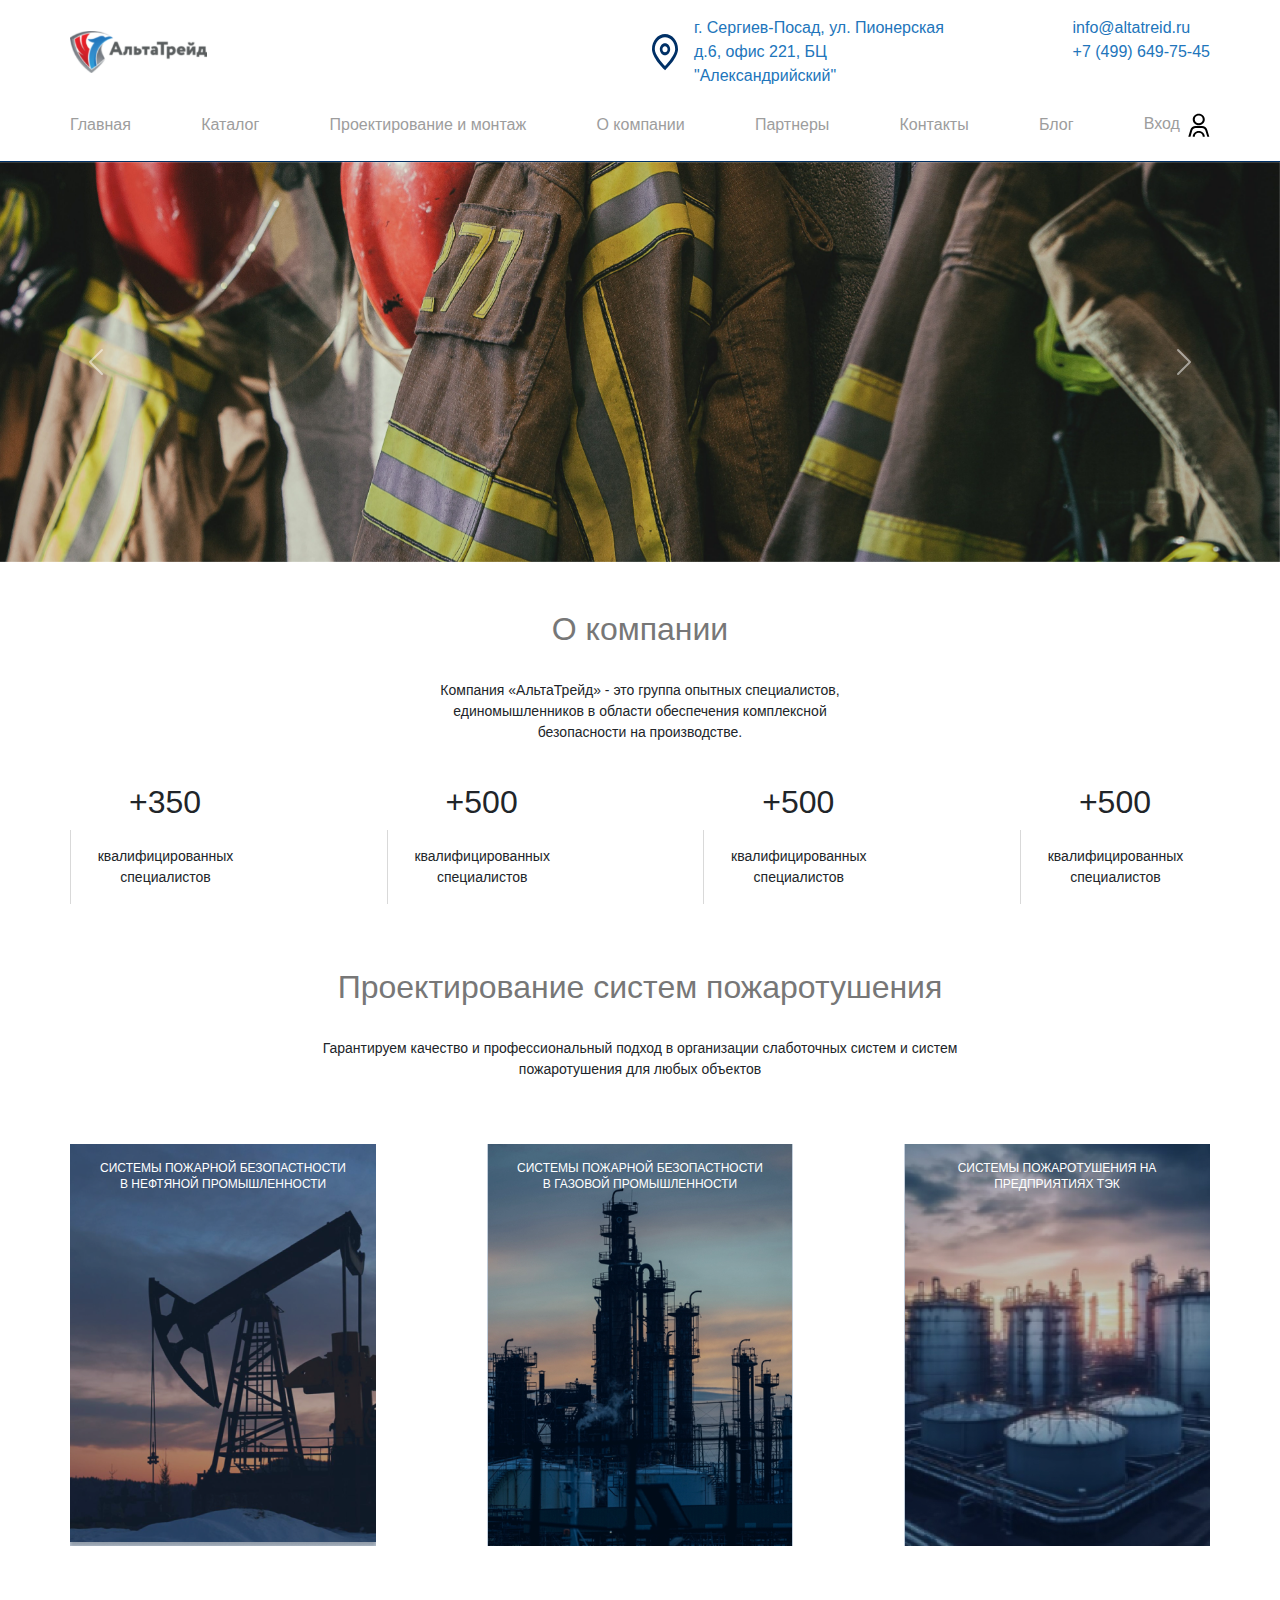
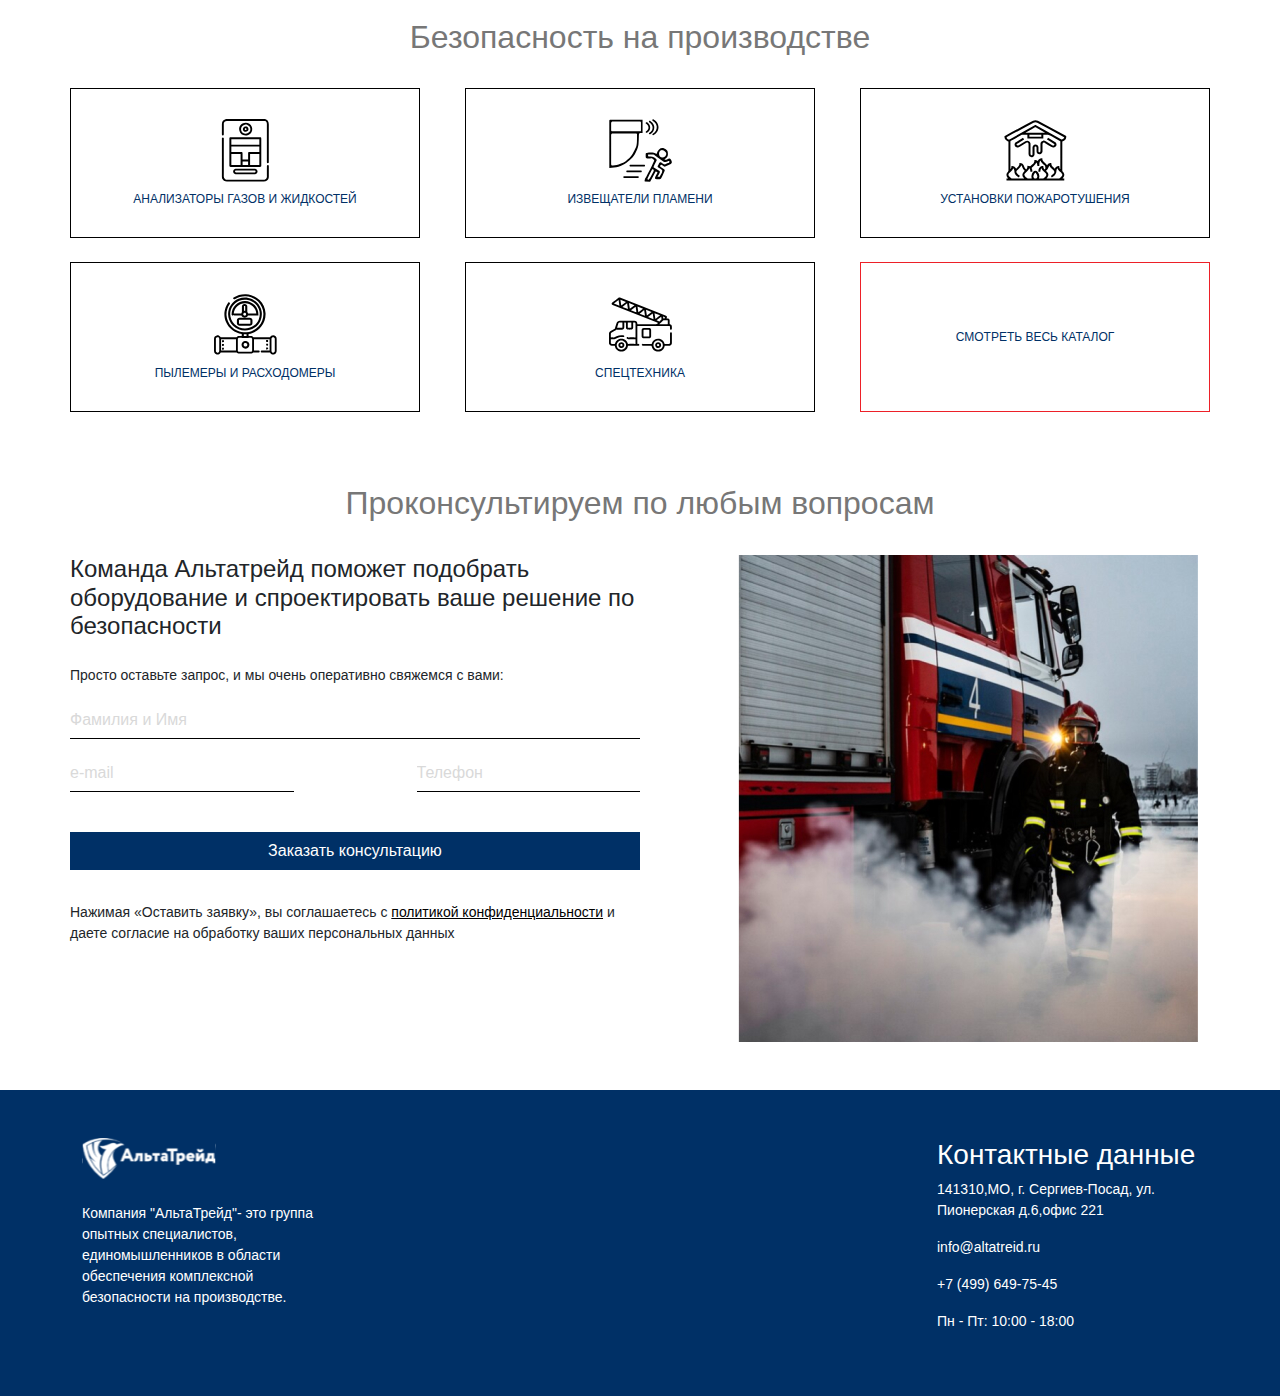
<file: index.html>
<!DOCTYPE html>
<html lang="ru">
  <head>
    <meta charset="UTF-8" />
    <meta http-equiv="X-UA-Compatible" content="IE=edge" />
    <meta name="viewport" content="width=device-width, initial-scale=1.0" />
    <title>альтатрейд</title>
    <link href="css/bootstrap.css" rel="stylesheet" crossorigin="anonymous" />
    <link rel="stylesheet" href="css/main.css" />
    
  </head>
  <body id="body">
    <header class="header header_main pt-3">
      <div class="container">
        <div class="row justify-content-between align-items-center">
          <!-- <div class="col-5 p-0 navbar-expand-lg">
            <a href="#" class="navbar-brand">
              <img src="./img/alttradeLogoHeader.svg" alt="" width="137" height="42" />
            </a>
          </div> -->
          <nav class="header__burger navbar navbar-expand-lg d-lg-none">
            <div class="container">
              <!-- Logo -->
              <div class="col-auto">
                <a href="./index.html" class="navbar-brand">
                  <img src="./img/alttradeLogoHeader.svg" alt="" width="137" height="42" />
                </a>
              </div>
              <div class="col-5">
                <div class="row justify-content-between">
                  <div class="col-6 d-flex justify-content-between align-items-center p-0">
                    <a href="#">
                      <img src="./img/call.svg" alt="" width="33" height="32" />
                    </a>
                    <a href="#">
                      <img src="./img/letter.svg" alt="" width="36" height="27" />
                    </a>
                  </div>
                  <!-- Burger-menu -->
                  <div class="col-auto">
                    <button class="navbar-toggler p-0" type="button" title="button" data-bs-toggle="offcanvas" data-bs-target="#offcanvasNavbar" aria-controls="offcanvasNavbar">
                      <span class="navbar-toggler-icon"></span>
                    </button>
                  </div>
                </div>
              </div>
              <div class="offcanvas bg-white offcanvas-end" tabindex="-1" id="offcanvasNavbar" data-bs-backdrop="false" data-bs-dismiss="offcanvas" aria-labelledby="offcanvasNavbarLabel">
                <div class="offcanvas-body shadow rounded rounded-0 bg-white">
                  <ul class="navbar-nav">
                    <li class="nav-item text-end"><a class="nav-link" aria-current="page" href="./index.html">Главная</a></li>
                    <li class="nav-item text-end"><a class="nav-link" aria-current="page" href="./catalog.html" target="_blank">Каталог</a></li>
                    <li class="nav-item text-end"><a class="nav-link" aria-current="page" href="./portableGas.html">Проектирование и монтаж</a></li>
                    <li class="nav-item text-end"><a class="nav-link" aria-current="page" href="#">О компании</a></li>
                    <li class="nav-item text-end"><a class="nav-link" aria-current="page" href="#">Партнеры</a></li>
                    <li class="nav-item text-end"><a class="nav-link" aria-current="page" href="#">Контакты</a></li>
                    <li class="nav-item text-end"><a class="nav-link" aria-current="page" href="#">Личный кабинет</a></li>
                  </ul>
                </div>
            </div>
          </nav>



      <div class="d-none d-lg-block">
        <div class="row justify-content-between align-items-center">
          <div class="col-5 p-0">
            <a href="./index.html" class="navbar-brand">
              <img src="./img/alttradeLogoHeader.svg" alt="" width="137" height="42" />
            </a>
          </div>
          <div class="col-6">
            <div class="row justify-content-between">
              <div class="col-7 d-flex align-items-center">
                <img class="me-3" src="./img/locationLogo.svg" alt="" />
                <p class="color1 m-0">г. Сергиев-Посад, ул. Пионерская д.6, офис 221, БЦ "Александрийский"</p>
              </div>
              <div class="col-auto p-0 justify-content-end">
                <p class="m-0 color1">info@altatreid.ru</p>
                <p class="color1">+7 (499) 649-75-45</p>
              </div>
            </div>
          </div>
          <nav class="col-12 d-flex justify-content-between align-items-end p-0 mt-4">
            <a class="nav-link mb-4" aria-current="page" href="./index.html">Главная</a>
            <li class="nav-item dropdown" style="list-style-type: none;">
              <a class="nav-link dropdown-toggle mb-4" href="./catalog.html" id="navbarDropdown" role="button" data-bs-toggle="hide" aria-expanded="true">
                Каталог
              </a>
              
              <ul class="dropdown-menu rounded-0 p-4" aria-labelledby="navbarDropdown">
                <div class="container dropdown-container">
                  <div class="row justify-content-between">
                    <div class="col-6">
                      <div class="accordion" id="accordionExample">
                        <div class="accordion-item border-0">
                          <h2 class="accordion-header">
                            <a class="accordion-button dropdown-item pb-0" href="#" type="button" data-bs-toggle="collapse" data-bs-target="#collapseOne" aria-expanded="true" aria-controls="collapseOne">
                             <span class="pb-3">Анализаторы газов и жидкостей</span>
                            </a>
                          </h2>
                          <div id="collapseOne" class="accordion-collapse collapse" data-bs-parent="#accordionExample">
                            <div class="accordion-body ps-0">
                              <ul class="list-unstyled">
                                <li><a class="dropdown-item mb-1 pb-1" href="">Стационарные газоанализаторы</a></li>
                                <li><a class="dropdown-item mb-1 pb-1" href="./portableGas.html">Портативные газоанализаторы</a></li>
                                <li><a class="dropdown-item mb-1 pb-1" href="">Радиоканальные газоаналитические системы</a></li>
                                <li><a class="dropdown-item mb-1 pb-1" href="">Системы измерительные</a></li>
                                <li><a class="dropdown-item mb-1 pb-1" href="">Поточные газоанализаторы</a></li>
                                <li><a class="dropdown-item mb-1 pb-1" href="">Газоанализаторы микроконцентраций</a></li>
                                <li><a class="dropdown-item mb-1 pb-1" href="">Анализаторы АСИС</a></li>
                                <li><a class="dropdown-item mb-1 pb-1" href="">Анализаторы SIEMENS</a></li>
                              </ul>
                            </div>
                          </div>
                        </div>
                      </div>
                      <li><a class="dropdown-item mb-3" href="#">Извещатели пламени</a></li>
                      <li><a class="dropdown-item mb-3" href="#">Пылемеры и расходомеры</a></li>
                      <li><a class="dropdown-item mb-3" href="#">Тренировочные комплексы для пожарных в системе МЧС</a></li>
                      <li><a class="dropdown-item mb-3" href="#">Установки пожаротушения</a></li>
                      <li><a class="dropdown-item mb-3" href="#">Насосное оборудование</a></li>
                    </div>
                    <div class="col-5">
                      <li><a class="dropdown-item mb-3" href="#">Системы обогрева Thermon</a></li>
                      <li><a class="dropdown-item mb-3" href="#">Мобильный лазерный симулятор огнетушителя</a></li>
                      <li><a class="dropdown-item mb-3" href="#">Пожарные рукава</a></li>
                      <li><a class="dropdown-item mb-3" href="#">Мотопомпы пожарные</a></li>
                      <li><a class="dropdown-item mb-3" href="#">Спецтехника</a></li>
                    </div>
                  </div>
                </div>
              </ul>
            </li>
            <a class="nav-link mb-4" href="./designing.html">Проектирование и монтаж</a>
            <a class="nav-link mb-4" href="#">О компании</a>
            <a class="nav-link mb-4" href="#">Партнеры</a>
            <a class="nav-link mb-4" href="#">Контакты</a>
            <a class="nav-link mb-4" href="/blog.html" target="_blank">Блог</a>
            <a class="nav-link mb-4" href="#">Вход<img class="ms-2" src="./img/sign-in.svg" alt="" /></a>
          </nav>
        </div>
      </div>
    </header>


    
    <section>
      <div id="carouselExample" class="carousel slide">
        <div class="carousel-inner">
              <div class="carousel-item active">
                <img src="./img/carousel1.jpg" class="d-block w-100" alt="...">
                <div class="carousel-caption bg5 p-2 p-sm-4">
                  <h5 class="text-uppercase text-center text-sm-start mb-0 mb-sm-2">Верх безопасности</h5>
                  <hr class="m-0 d-none d-sm-block">
                  <h3 class="text-center text-sm-start">Безопасность людей - наша работа</h3>
                  <div class="d-flex justify-content-center justify-content-sm-start flex-column flex-sm-row mt-4">
                    <button class="btn text-uppercase rounded-0 mb-2 mb-sm-0 mx-4 px-2 px-sm-3 mx-sm-0">Каталог продукции</button>
                    <button class="btn text-uppercase rounded-0 ms-sm-2 px-2 px-sm-3 mx-5 mx-sm-0">Связаться</button>
                  </div>
                </div>
              </div>
              <div class="carousel-item">
                <img src="./img/carousel2.jpg" class="d-block w-100" alt="...">
                <div class="carousel-caption bg5 p-2 p-sm-4">
                  <h5 class="text-uppercase text-center text-sm-start mb-0 mb-sm-2">Верх безопасности</h5>
                  <hr class="m-0 d-none d-sm-block">
                  <h3 class="text-center text-sm-start">КОЛИБРИ - самый легкий дыхательный аппарат</h3>
                  <div class="d-flex justify-content-center justify-content-sm-start flex-column flex-sm-row mt-4 mt-sm-4">
                    <button class="btn text-uppercase rounded-0 mb-2 mb-sm-0 mx-4 px-2 px-sm-3 mx-sm-0">Каталог продукции</button>
                    <button class="btn text-uppercase rounded-0 ms-sm-2 px-2 px-sm-3 mx-5 mx-sm-0">Связаться</button>
                  </div>
                </div>
              </div>
              <div class="carousel-item">
                <img src="./img/carousel3.jpg" class="d-block w-100" alt="...">
                <div class="carousel-caption bg5 p-2 p-sm-4">
                  <h5 class="text-uppercase text-center text-sm-start mb-0 mb-sm-2">Верх безопасности</h5>
                  <hr class="m-0 d-none d-sm-block">
                  <h3 class="text-center text-sm-start"><strong>ГЕНЕЗИС<br>Огневой тренажер для МЧС</strong></h3>
                  <div class="d-flex justify-content-center justify-content-sm-start flex-column flex-sm-row mt-4">
                    <button class="btn text-uppercase rounded-0 mb-2 mb-sm-0 mx-4 px-2 px-sm-3 mx-sm-0">Каталог продукции</button>
                    <button class="btn text-uppercase rounded-0 ms-sm-2 px-2 px-sm-3 mx-5 mx-sm-0">Связаться</button>
                  </div>
                </div>
              </div>
        </div>
        <button class="carousel-control-prev" type="button" data-bs-target="#carouselExample" data-bs-slide="prev">
          <span class="carousel-control-prev-icon" aria-hidden="true"></span>
          <span class="visually-hidden">Предыдущий</span>
        </button>
        <button class="carousel-control-next" type="button" data-bs-target="#carouselExample" data-bs-slide="next">
          <span class="carousel-control-next-icon" aria-hidden="true"></span>
          <span class="visually-hidden">Следующий</span>
        </button>
      </div>
    </section>
    <main>
      <section class="about mt-3 mt-md-5">
        <div class="container">
          <div class="row flex-column justify-content-between">
            <div class="col-auto">
              <h2 class="text-center">О компании</h2>
            </div>
            <div class="col-xl-5 col-10 mx-auto my-4">
              <p class="text-center">
                Компания «АльтаТрейд» - это группа опытных специалистов, единомышленников в области обеспечения комплексной безопасности на
                производстве.
              </p>
            </div>
            <div class="col-12">
              <div class="row justify-content-between">
                <div class="col-6 col-lg-2 p-0">
                  <h4 class="text-center">+350</h4>
                  <p class="text-center p-md-3">квалифицированных специалистов</p>
                </div>
                <div class="col-6 col-lg-2 p-0">
                  <h4 class="text-center">+500</h4>
                  <p class="text-center p-md-3">квалифицированных специалистов</p>
                </div>
                <div class="col-6 col-lg-2 p-0">
                  <h4 class="text-center">+500</h4>
                  <p class="text-center p-md-3">квалифицированных специалистов</p>
                </div>
                <div class="col-6 col-lg-2 p-0">
                  <h4 class="text-center">+500</h4>
                  <p class="text-center p-md-3">квалифицированных специалистов</p>
                </div>
              </div>
            </div>
          </div>
        </div>
      </section>
      <section class="designing my-5">
        <div class="container">
          <div class="row flex-column justify-content-between">
            <div class="col-auto">
              <h2 class="text-center">Проектирование систем пожаротушения</h2>
            </div>
            <div class="col-11 col-lg-7 mx-auto my-lg-4">
              <p class="text-center">
                Гарантируем качество и профессиональный подход в организации слаботочных систем и систем пожаротушения для любых объектов
              </p>
            </div>
            <div class="col-12 mt-4">
              <div class="row justify-content-between">
                <div class="col-lg-auto col-12 oil d-flex justify-content-center align-items-center align-items-sm-start">
                  <h5 class="p-3 text-uppercase text-center text-white position-absolute">Системы пожарной безопастности в нефтяной промышленности</h5>
                </div>
                <div class="col-lg-auto col-12 gas d-flex justify-content-center align-items-center align-items-sm-start my-3 my-sm-0">
                  <h5 class="p-3 text-uppercase text-center text-white position-absolute">Системы пожарной безопастности в газовой промышленности</h5>
                </div>
                <div class="col-lg-auto col-12 tak d-flex justify-content-center align-items-center align-items-sm-start">
                  <h5 class="p-3 text-uppercase text-center text-white position-absolute">Системы пожаротушения на предприятиях ТЭК</h5>
                </div>
              </div>
            </div>
          </div>
        </div>
      </section>
      <section class="security my-4">
        <div class="container">
          <div class="row">
            <div class="col-12 mx-auto my-4">
              <h2 class="text-center">Безопасность на производстве</h2>
            </div>
            <div class="col-12">
              <div class="row justify-content-xl-between justify-content-around gy-4">
                <div class="security_card col-6 col-sm-4 d-flex flex-column align-items-center justify-content-center border border-black p-2 py-sm-3 px-sm-4 p-0">
                  <img class="img-svg" src="./img/catalog1.svg" alt="">
                  <a class="link text-uppercase text-center pt-2" href="">Анализаторы газов и жидкостей</a>
                </div>
                <div class="security_card col-6 col-sm-4 d-flex flex-column align-items-center justify-content-center border border-black py-sm-3 px-sm-4 p-0">
                  <img class="img-svg" src="./img/catalog2.svg" alt="">
                  <a class="link text-uppercase text-center pt-2" href="">Извещатели пламени</a>
                </div>
                <div class="security_card col-6 col-sm-4 d-flex flex-column align-items-center justify-content-center border border-black py-sm-3 px-sm-4 p-0">
                  <img class="img-svg" src="./img/catalog3.svg" alt="">
                  <a class="link text-uppercase text-center pt-2" href="">Установки пожаротушения</a>
                </div>
                <div class="security_card col-6 col-sm-4 d-flex flex-column align-items-center justify-content-center border border-black py-sm-3 px-sm-4 p-0">
                  <img class="img-svg" src="./img/catalog4.svg" alt="">
                  <a class="link text-uppercase text-center pt-2" href="">Пылемеры и расходомеры</a>
                </div>
                <div class="security_card col-6 col-sm-4 d-flex flex-column align-items-center justify-content-center border border-black py-sm-3 px-sm-4 p-0">
                  <img class="img-svg" src="./img/catalog5.svg" alt="">
                  <a class="link text-uppercase text-center pt-2" href="">Спецтехника</a>
                </div>
                <div class="security_card-red col-6 col-sm-4 d-flex flex-column align-items-center justify-content-center py-sm-3 px-sm-4 p-0">
                  <a class="link text-uppercase text-center" href="">Смотреть весь каталог</a>
                </div>
              </div>
            </div>
          </div>
        </div>
      </section>

      <section class="consultation my-5">
        <div class="container">
          <div class="row justify-content-center justify-content-xl-between">
            <div class="col-12 mx-auto my-4 p-sm-0">
              <h2 class="text-sm-center">Проконсультируем по любым вопросам</h2>
            </div>
            <div class="col-12 col-md-6 p-sm-0">
              <h4>Команда Альтатрейд поможет подобрать оборудование и спроектировать ваше решение по безопасности</h4>
              <p class="mt-4 mb-3">Просто оставьте запрос, и мы очень оперативно свяжемся с вами:</p>
              <form>
                <div class="row justify-content-between mb-3">
                  <div class="col-12 mb-3">
                    <input placeholder="Фамилия и Имя" type="name" class="form-control border-0 border-bottom border-black rounded-0 px-0">
                  </div>
                  <div class="col-12 col-md-5 mb-3">
                    <input placeholder="e-mail" type="email" class="form-control border-0 border-bottom border-black rounded-0 px-0" id="email">
                  </div>
                  <div class="col-12 col-md-5 mb-3">
                    <input placeholder="Телефон" type="telephone" class="form-control border-0 border-bottom border-black rounded-0 px-0" id="telephone">
                  </div>
                  <div class="col-12 mt-4 mb-3">
                    <button type="submit" class="btn bg5 text-white w-100 rounded-0">Заказать консультацию</button>
                  </div>
                </div>
              </form>
              <p>Нажимая «Оставить заявку», вы соглашаетесь с <a class="text-black" href="#">политикой конфиденциальности</a> и даете согласие на обработку ваших персональных данных</p>
            </div>
            <div class="col-0 col-md-6 col-xl-auto">
              <img class="img-fluid" src="./img/consultation.jpg" alt="Пожарный">
            </div>
          </div>
        </div>
      </section>
    </main>
    <footer class="footer bg5">
      <div class="container">
        <div class="row justify-content-between py-5 px-5 px-sm-0">
          <div class="col-12 col-sm-5 col-lg-3">
            <img src="./img/alltradeLogoFooter.svg" alt="">
            <p class="text-white mt-4">Компания "АльтаТрейд"- это группа опытных специалистов, единомышленников в области обеспечения комплексной безопасности на производстве.</p>
          </div>
          <address class="col-12 col-sm-5 col-lg-3 mt-3 mt-sm-0">
            <h5 class="text-white mb-2">Контактные данные</h5>
            <p class="text-white mb-3">141310,МО, г. Сергиев-Посад, ул. Пионерская д.6,офис 221</p>
            <p class="text-white mb-3">info@altatreid.ru</p>
            <p class="text-white mb-3">+7 (499) 649-75-45</p>
            <p class="text-white mb-0">Пн - Пт: 10:00 - 18:00</p>
          </address>
        </div>
      </div>
    </footer>
    <script src="https://cdn.jsdelivr.net/npm/@popperjs/core@2.11.8/dist/umd/popper.min.js" integrity="sha384-I7E8VVD/ismYTF4hNIPjVp/Zjvgyol6VFvRkX/vR+Vc4jQkC+hVqc2pM8ODewa9r" crossorigin="anonymous"></script>
    <script src="https://cdn.jsdelivr.net/npm/bootstrap@5.3.0/dist/js/bootstrap.min.js" integrity="sha384-fbbOQedDUMZZ5KreZpsbe1LCZPVmfTnH7ois6mU1QK+m14rQ1l2bGBq41eYeM/fS" crossorigin="anonymous"></script>
    <script src="/js/main.js"></script>
  </body>
</html>
</file>
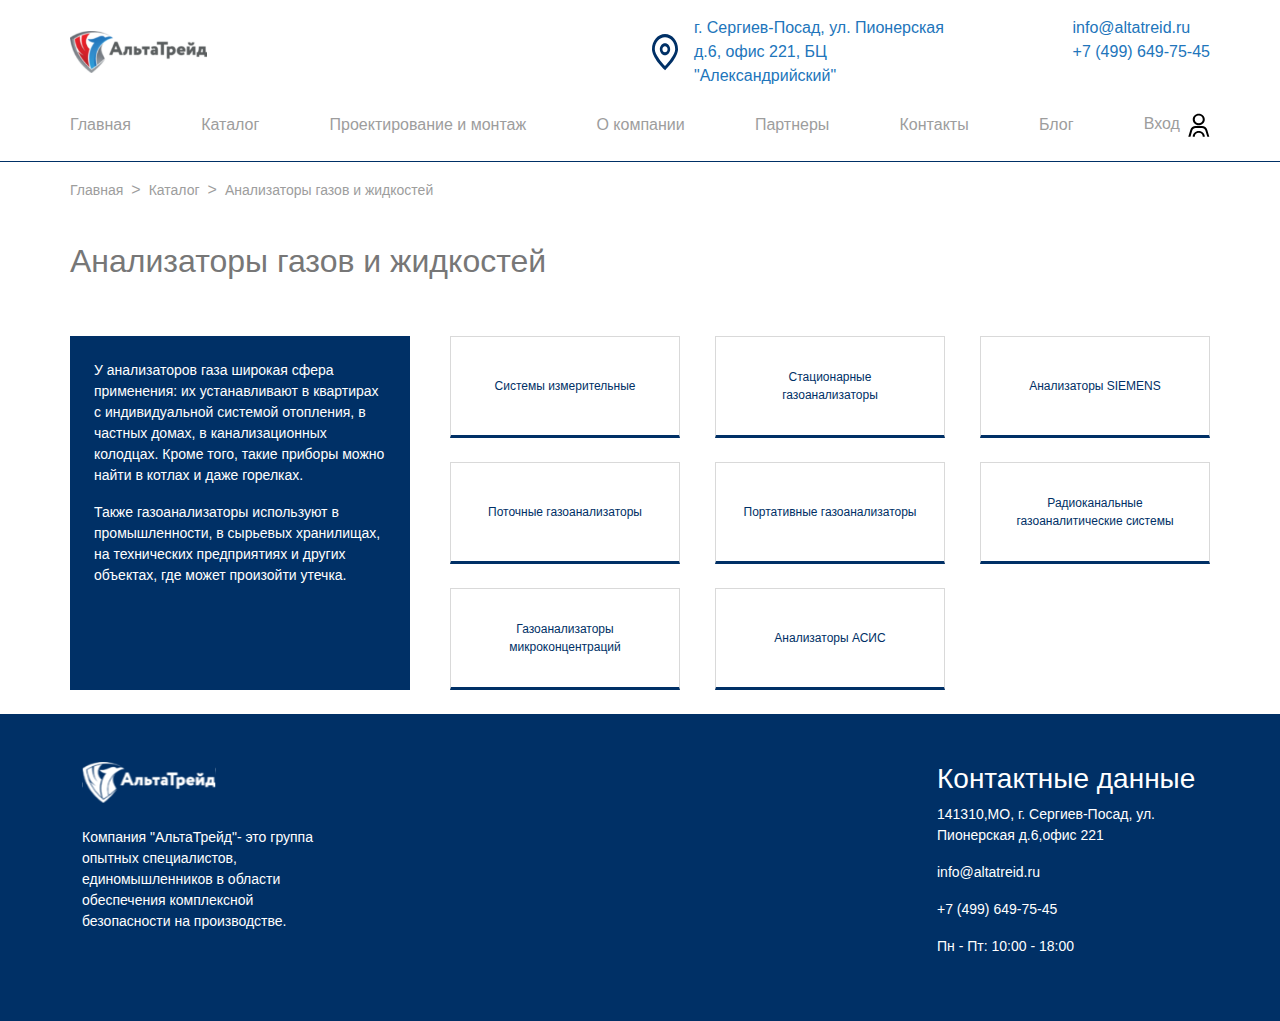
<file: analyzers.html>
<!DOCTYPE html>
<html lang="ru">
  <head>
    <meta charset="UTF-8" />
    <meta http-equiv="X-UA-Compatible" content="IE=edge" />
    <meta name="viewport" content="width=device-width, initial-scale=1.0" />
    <title>альтатрейд</title>
    <link href="css/bootstrap.css" rel="stylesheet" crossorigin="anonymous" />
    <link rel="stylesheet" href="css/main.css" />
  </head>
  <body id="body">
    <header class="header pt-3">
      <div class="container">
        <div class="row justify-content-between align-items-center">
          <!-- <div class="col-5 p-0 navbar-expand-lg">
            <a href="#" class="navbar-brand">
              <img src="./img/alttradeLogoHeader.svg" alt="" width="137" height="42" />
            </a>
          </div> -->
          <nav class="header__burger navbar navbar-expand-lg d-lg-none">
            <div class="container">
              <!-- Logo -->
              <div class="col-auto">
                <a href="./index.html" class="navbar-brand">
                  <img src="./img/alttradeLogoHeader.svg" alt="" width="137" height="42" />
                </a>
              </div>
              <div class="col-5">
                <div class="row justify-content-between">
                  <div class="col-6 d-flex justify-content-between align-items-center p-0">
                    <a href="#">
                      <img src="./img/call.svg" alt="" width="33" height="32" />
                    </a>
                    <a href="#">
                      <img src="./img/letter.svg" alt="" width="36" height="27" />
                    </a>
                  </div>
                  <!-- Burger-menu -->
                  <div class="col-auto">
                    <button class="navbar-toggler p-0" type="button" title="button" data-bs-toggle="offcanvas" data-bs-target="#offcanvasNavbar" aria-controls="offcanvasNavbar">
                      <span class="navbar-toggler-icon"></span>
                    </button>
                  </div>
                </div>
              </div>
              <div class="offcanvas bg-white offcanvas-end" tabindex="-1" id="offcanvasNavbar" data-bs-backdrop="false" data-bs-dismiss="offcanvas" aria-labelledby="offcanvasNavbarLabel">
                <div class="offcanvas-body shadow rounded rounded-0 bg-white">
                  <ul class="navbar-nav">
                    <li class="nav-item text-end"><a class="nav-link" aria-current="page" href="./index.html">Главная</a></li>
                    <li class="nav-item text-end"><a class="nav-link" aria-current="page" href="./catalog.html" target="_blank">Каталог</a></li>
                    <li class="nav-item text-end"><a class="nav-link" aria-current="page" href="./portableGas.html">Проектирование и монтаж</a></li>
                    <li class="nav-item text-end"><a class="nav-link" aria-current="page" href="#">О компании</a></li>
                    <li class="nav-item text-end"><a class="nav-link" aria-current="page" href="#">Партнеры</a></li>
                    <li class="nav-item text-end"><a class="nav-link" aria-current="page" href="#">Контакты</a></li>
                    <li class="nav-item text-end"><a class="nav-link" aria-current="page" href="#">Личный кабинет</a></li>
                  </ul>
                </div>
            </div>
          </nav>



      <div class="d-none d-lg-block">
        <div class="row justify-content-between align-items-center">
          <div class="col-5 p-0">
            <a href="./index.html" class="navbar-brand">
              <img src="./img/alttradeLogoHeader.svg" alt="" width="137" height="42" />
            </a>
          </div>
          <div class="col-6">
            <div class="row justify-content-between">
              <div class="col-7 d-flex align-items-center">
                <img class="me-3" src="./img/locationLogo.svg" alt="" />
                <p class="color1 m-0">г. Сергиев-Посад, ул. Пионерская д.6, офис 221, БЦ "Александрийский"</p>
              </div>
              <div class="col-auto p-0 justify-content-end">
                <p class="m-0 color1">info@altatreid.ru</p>
                <p class="color1">+7 (499) 649-75-45</p>
              </div>
            </div>
          </div>
          <nav class="col-12 d-flex justify-content-between align-items-end p-0 mt-4">
            <a class="nav-link mb-4" aria-current="page" href="./index.html">Главная</a>
            <li class="nav-item dropdown" style="list-style-type: none;">
              <a class="nav-link dropdown-toggle mb-4" href="./catalog.html" id="navbarDropdown" role="button" data-bs-toggle="hide" aria-expanded="true">
                Каталог
              </a>
              
              <ul class="dropdown-menu rounded-0 p-4" aria-labelledby="navbarDropdown">
                <div class="container dropdown-container">
                  <div class="row justify-content-between">
                    <div class="col-6">
                      <div class="accordion" id="accordionExample">
                        <div class="accordion-item border-0">
                          <h2 class="accordion-header">
                            <a class="accordion-button dropdown-item pb-0" href="#" type="button" data-bs-toggle="collapse" data-bs-target="#collapseOne" aria-expanded="true" aria-controls="collapseOne">
                             <span class="pb-3">Анализаторы газов и жидкостей</span>
                            </a>
                          </h2>
                          <div id="collapseOne" class="accordion-collapse collapse" data-bs-parent="#accordionExample">
                            <div class="accordion-body ps-0">
                              <ul class="list-unstyled">
                                <li><a class="dropdown-item mb-1 pb-1" href="">Стационарные газоанализаторы</a></li>
                                <li><a class="dropdown-item mb-1 pb-1" href="./portableGas.html">Портативные газоанализаторы</a></li>
                                <li><a class="dropdown-item mb-1 pb-1" href="">Радиоканальные газоаналитические системы</a></li>
                                <li><a class="dropdown-item mb-1 pb-1" href="">Системы измерительные</a></li>
                                <li><a class="dropdown-item mb-1 pb-1" href="">Поточные газоанализаторы</a></li>
                                <li><a class="dropdown-item mb-1 pb-1" href="">Газоанализаторы микроконцентраций</a></li>
                                <li><a class="dropdown-item mb-1 pb-1" href="">Анализаторы АСИС</a></li>
                                <li><a class="dropdown-item mb-1 pb-1" href="">Анализаторы SIEMENS</a></li>
                              </ul>
                            </div>
                          </div>
                        </div>
                      </div>
                      <li><a class="dropdown-item mb-3" href="#">Извещатели пламени</a></li>
                      <li><a class="dropdown-item mb-3" href="#">Пылемеры и расходомеры</a></li>
                      <li><a class="dropdown-item mb-3" href="#">Тренировочные комплексы для пожарных в системе МЧС</a></li>
                      <li><a class="dropdown-item mb-3" href="#">Установки пожаротушения</a></li>
                      <li><a class="dropdown-item mb-3" href="#">Насосное оборудование</a></li>
                    </div>
                    <div class="col-5">
                      <li><a class="dropdown-item mb-3" href="#">Системы обогрева Thermon</a></li>
                      <li><a class="dropdown-item mb-3" href="#">Мобильный лазерный симулятор огнетушителя</a></li>
                      <li><a class="dropdown-item mb-3" href="#">Пожарные рукава</a></li>
                      <li><a class="dropdown-item mb-3" href="#">Мотопомпы пожарные</a></li>
                      <li><a class="dropdown-item mb-3" href="#">Спецтехника</a></li>
                    </div>
                  </div>
                </div>
              </ul>
            </li>
            <a class="nav-link mb-4" href="./designing.html">Проектирование и монтаж</a>
            <a class="nav-link mb-4" href="#">О компании</a>
            <a class="nav-link mb-4" href="#">Партнеры</a>
            <a class="nav-link mb-4" href="#">Контакты</a>
            <a class="nav-link mb-4" href="/blog.html" target="_blank">Блог</a>
            <a class="nav-link mb-4" href="#">Вход<img class="ms-2" src="./img/sign-in.svg" alt="" /></a>
          </nav>
        </div>
      </div>
    </header>

    <main>
      <section class="catalog analyzers mt-3">
        <div class="container">
          <div class="row p-2 p-sm-0">
            <div class="col-12 p-0">
              <nav style="--bs-breadcrumb-divider: '>';" aria-label="breadcrumb">
                <ol class="breadcrumb justify-content-start">
                  <li class="breadcrumb-item"><a class="link" href="#">Главная</a></li>
                  <li class="breadcrumb-item"><a class="link" href="#">Каталог</a></li>
                  <li class="breadcrumb-item active" aria-current="page"><a class="link" href="#">Анализаторы газов и жидкостей</a></li>
                </ol>
              </nav>
            </div>
            <div class="col-12 my-4 p-0">
              <h2 class="text-start">Анализаторы газов и жидкостей</h2>
            </div>
            <div class="col-12 my-4">
              <div class="row justify-content-between">
                <div class="col-xl-3 analyzers_block bg5 p-4 order-2 order-lg-1 me-2">
                  <p class="text-white">У анализаторов газа широкая сфера применения: их устанавливают в квартирах с индивидуальной системой отопления, в частных домах, в канализационных колодцах. Кроме того, такие приборы можно найти в котлах и даже горелках.</p>
                  <p class="text-white">Также газоанализаторы используют в промышленности, в сырьевых хранилищах, на технических предприятиях и других объектах, где может произойти утечка.</p>
                </div>
                <div class="col-12 col-lg-7 col-xl-8 order-1 order-lg-2 mb-3 mb-lg-0">
                  <div class="row justify-content-evenly justify-content-lg-around justify-content-xl-between gap-4">
                    <div class="col-3 analyzers_card d-flex align-items-center justify-content-center p-4">
                      <a href="./portableGas.html" class="link text-center m-0">Системы измерительные</a>
                    </div>
                    <div class="col-3 analyzers_card d-flex align-items-center justify-content-center p-4">
                      <a href="./portableGas.html" class="link text-center m-0">Стационарные газоанализаторы</a>
                    </div>
                    <div class="col-3 analyzers_card d-flex align-items-center justify-content-center p-4">
                      <a href="./portableGas.html" class="link text-center m-0">Анализаторы SIEMENS</a>
                    </div>
                    <div class="col-3 analyzers_card d-flex align-items-center justify-content-center p-4">
                      <a href="./portableGas.html" class="link text-center m-0">Поточные газоанализаторы</a>
                    </div>
                    <div class="col-3 analyzers_card d-flex align-items-center justify-content-center p-4">
                      <a href="./portableGas.html" class="link text-center m-0">Портативные газоанализаторы</a>
                    </div>
                    <div class="col-3 analyzers_card d-flex align-items-center justify-content-center p-4">
                      <a href="./portableGas.html" class="link text-center m-0">Радиоканальные газоаналитические системы</a>
                    </div>
                    <div class="col-3 analyzers_card d-flex align-items-center justify-content-center p-4">
                      <a href="./portableGas.html" class="link text-center m-0">Газоанализаторы микроконцентраций</a>
                    </div>
                    <div class="col-3 analyzers_card d-flex align-items-center justify-content-center p-4">
                      <a href="./portableGas.html" class="link text-center m-0">Анализаторы АСИС</a>
                    </div>
                    <div class="col-3 analyzers_card d-flex align-items-center justify-content-center p-4 invisible d-none d-md-block">
                    </div>
                  </div>
                </div>
              </div>
              </div>
            </div>
          </div>
        </div>
      </section>
    </main>
    <footer class="footer bg5">
      <div class="container">
        <div class="row justify-content-between py-5 px-5 px-sm-0">
          <div class="col-12 col-sm-5 col-lg-3">
            <img src="./img/alltradeLogoFooter.svg" alt="">
            <p class="text-white mt-4">Компания "АльтаТрейд"- это группа опытных специалистов, единомышленников в области обеспечения комплексной безопасности на производстве.</p>
          </div>
          <address class="col-12 col-sm-5 col-lg-3 mt-3 mt-sm-0">
            <h5 class="text-white mb-2">Контактные данные</h5>
            <p class="text-white mb-3">141310,МО, г. Сергиев-Посад, ул. Пионерская д.6,офис 221</p>
            <p class="text-white mb-3">info@altatreid.ru</p>
            <p class="text-white mb-3">+7 (499) 649-75-45</p>
            <p class="text-white mb-0">Пн - Пт: 10:00 - 18:00</p>
          </address>
        </div>
      </div>
    </footer>
    <script src="js/bootstrap.js"></script>
  </body>
</html>
</file>
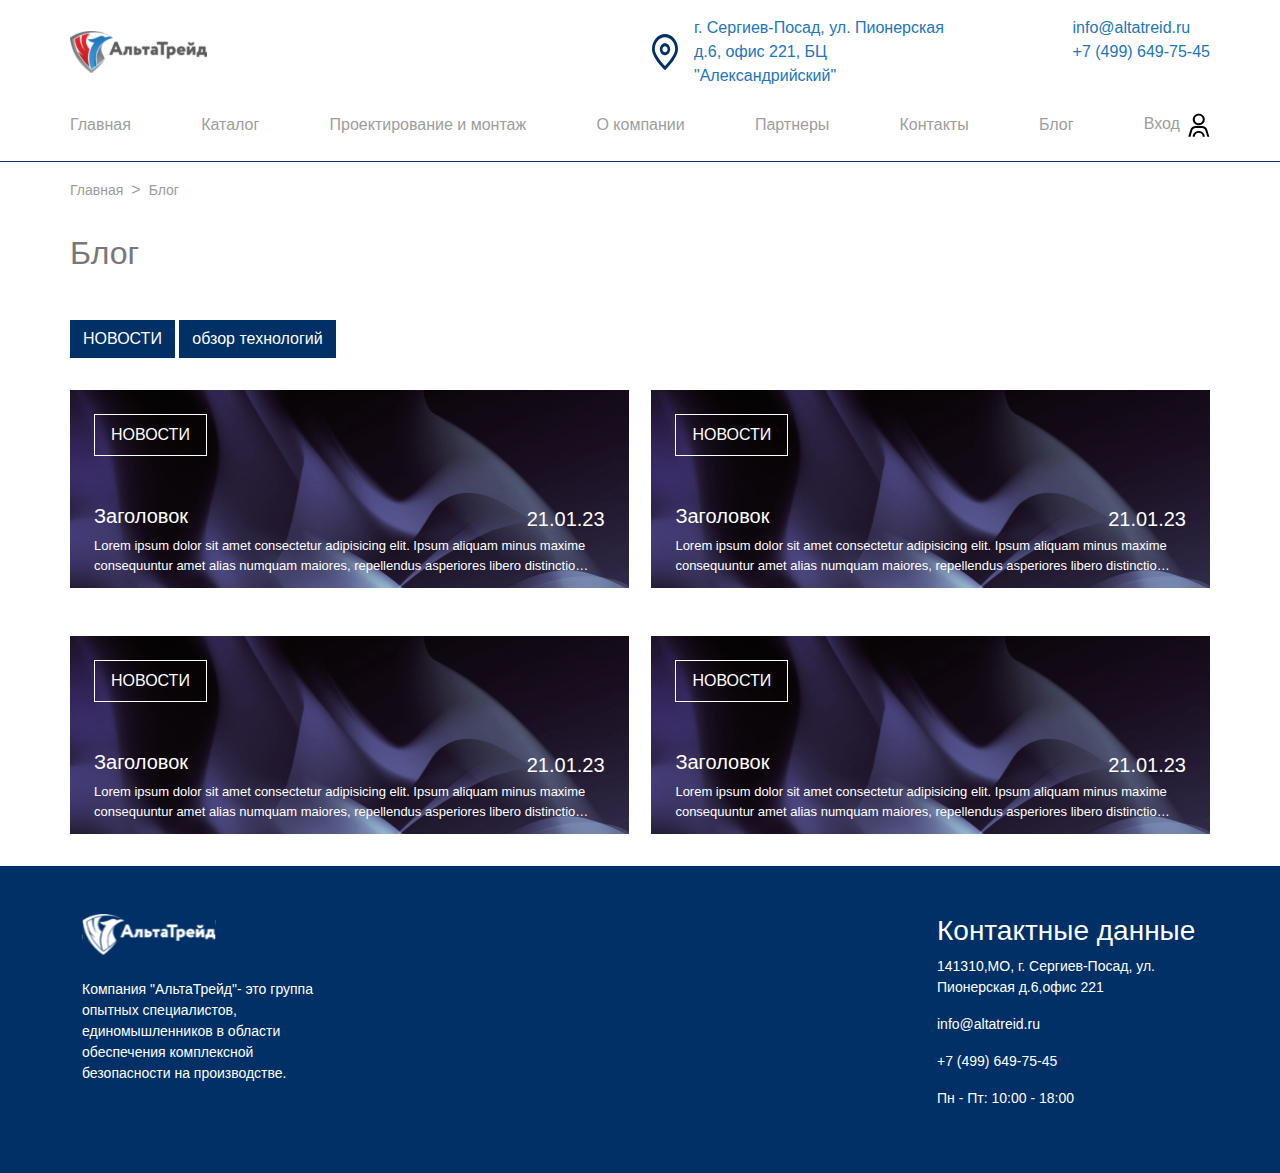
<file: blog.html>
<!DOCTYPE html>
<html lang="ru">
  <head>
    <meta charset="UTF-8" />
    <meta http-equiv="X-UA-Compatible" content="IE=edge" />
    <meta name="viewport" content="width=device-width, initial-scale=1.0" />
    <title>альтатрейд</title>
    <link href="css/bootstrap.css" rel="stylesheet" crossorigin="anonymous" />
    <link rel="stylesheet" href="css/main.css" />
  </head>
  <body id="body">
    <header class="header pt-3">
      <div class="container">
        <div class="row justify-content-between align-items-center">
          <nav class="header__burger navbar navbar-expand-lg d-lg-none">
            <div class="container">
              <!-- Logo -->
              <div class="col-auto">
                <a href="./index.html" class="navbar-brand">
                  <img src="./img/alttradeLogoHeader.svg" alt="" width="137" height="42" />
                </a>
              </div>
              <div class="col-5">
                <div class="row justify-content-between">
                  <div class="col-6 d-flex justify-content-between align-items-center p-0">
                    <a href="#">
                      <img src="./img/call.svg" alt="" width="33" height="32" />
                    </a>
                    <a href="#">
                      <img src="./img/letter.svg" alt="" width="36" height="27" />
                    </a>
                  </div>
                  <!-- Burger-menu -->
                  <div class="col-auto">
                    <button class="navbar-toggler p-0" type="button" title="button" data-bs-toggle="offcanvas" data-bs-target="#offcanvasNavbar" aria-controls="offcanvasNavbar">
                      <span class="navbar-toggler-icon"></span>
                    </button>
                  </div>
                </div>
              </div>
              <div class="offcanvas bg-white offcanvas-end" tabindex="-1" id="offcanvasNavbar" data-bs-backdrop="false" data-bs-dismiss="offcanvas" aria-labelledby="offcanvasNavbarLabel">
                <div class="offcanvas-body shadow rounded rounded-0 bg-white">
                  <ul class="navbar-nav">
                    <li class="nav-item text-end"><a class="nav-link" aria-current="page" href="./index.html">Главная</a></li>
                    <li class="nav-item text-end"><a class="nav-link" aria-current="page" href="./catalog.html" target="_blank">Каталог</a></li>
                    <li class="nav-item text-end"><a class="nav-link" aria-current="page" href="./portableGas.html">Проектирование и монтаж</a></li>
                    <li class="nav-item text-end"><a class="nav-link" aria-current="page" href="#">О компании</a></li>
                    <li class="nav-item text-end"><a class="nav-link" aria-current="page" href="#">Партнеры</a></li>
                    <li class="nav-item text-end"><a class="nav-link" aria-current="page" href="#">Контакты</a></li>
                    <li class="nav-item text-end"><a class="nav-link" aria-current="page" href="#">Личный кабинет</a></li>
                  </ul>
                </div>
            </div>
          </nav>



      <div class="d-none d-lg-block">
        <div class="row justify-content-between align-items-center">
          <div class="col-5 p-0">
            <a href="./index.html" class="navbar-brand">
              <img src="./img/alttradeLogoHeader.svg" alt="" width="137" height="42" />
            </a>
          </div>
          <div class="col-6">
            <div class="row justify-content-between">
              <div class="col-7 d-flex align-items-center">
                <img class="me-3" src="./img/locationLogo.svg" alt="" />
                <p class="color1 m-0">г. Сергиев-Посад, ул. Пионерская д.6, офис 221, БЦ "Александрийский"</p>
              </div>
              <div class="col-auto p-0 justify-content-end">
                <p class="m-0 color1">info@altatreid.ru</p>
                <p class="color1">+7 (499) 649-75-45</p>
              </div>
            </div>
          </div>
          <nav class="col-12 d-flex justify-content-between align-items-end p-0 mt-4">
            <a class="nav-link mb-4" aria-current="page" href="./index.html">Главная</a>
            <li class="nav-item dropdown" style="list-style-type: none;">
              <a class="nav-link dropdown-toggle mb-4" href="./catalog.html" id="navbarDropdown" role="button" data-bs-toggle="hide" aria-expanded="true">
                Каталог
              </a>
              
              <ul class="dropdown-menu rounded-0 p-4" aria-labelledby="navbarDropdown">
                <div class="container dropdown-container">
                  <div class="row justify-content-between">
                    <div class="col-6">
                      <div class="accordion" id="accordionExample">
                        <div class="accordion-item border-0">
                          <h2 class="accordion-header">
                            <a class="accordion-button dropdown-item pb-0" href="#" type="button" data-bs-toggle="collapse" data-bs-target="#collapseOne" aria-expanded="true" aria-controls="collapseOne">
                             <span class="pb-3">Анализаторы газов и жидкостей</span>
                            </a>
                          </h2>
                          <div id="collapseOne" class="accordion-collapse collapse" data-bs-parent="#accordionExample">
                            <div class="accordion-body ps-0">
                              <ul class="list-unstyled">
                                <li><a class="dropdown-item mb-1 pb-1" href="">Стационарные газоанализаторы</a></li>
                                <li><a class="dropdown-item mb-1 pb-1" href="./portableGas.html">Портативные газоанализаторы</a></li>
                                <li><a class="dropdown-item mb-1 pb-1" href="">Радиоканальные газоаналитические системы</a></li>
                                <li><a class="dropdown-item mb-1 pb-1" href="">Системы измерительные</a></li>
                                <li><a class="dropdown-item mb-1 pb-1" href="">Поточные газоанализаторы</a></li>
                                <li><a class="dropdown-item mb-1 pb-1" href="">Газоанализаторы микроконцентраций</a></li>
                                <li><a class="dropdown-item mb-1 pb-1" href="">Анализаторы АСИС</a></li>
                                <li><a class="dropdown-item mb-1 pb-1" href="">Анализаторы SIEMENS</a></li>
                              </ul>
                            </div>
                          </div>
                        </div>
                      </div>
                      <li><a class="dropdown-item mb-3" href="#">Извещатели пламени</a></li>
                      <li><a class="dropdown-item mb-3" href="#">Пылемеры и расходомеры</a></li>
                      <li><a class="dropdown-item mb-3" href="#">Тренировочные комплексы для пожарных в системе МЧС</a></li>
                      <li><a class="dropdown-item mb-3" href="#">Установки пожаротушения</a></li>
                      <li><a class="dropdown-item mb-3" href="#">Насосное оборудование</a></li>
                    </div>
                    <div class="col-5">
                      <li><a class="dropdown-item mb-3" href="#">Системы обогрева Thermon</a></li>
                      <li><a class="dropdown-item mb-3" href="#">Мобильный лазерный симулятор огнетушителя</a></li>
                      <li><a class="dropdown-item mb-3" href="#">Пожарные рукава</a></li>
                      <li><a class="dropdown-item mb-3" href="#">Мотопомпы пожарные</a></li>
                      <li><a class="dropdown-item mb-3" href="#">Спецтехника</a></li>
                    </div>
                  </div>
                </div>
              </ul>
            </li>
            <a class="nav-link mb-4" href="./designing.html">Проектирование и монтаж</a>
            <a class="nav-link mb-4" href="#">О компании</a>
            <a class="nav-link mb-4" href="#">Партнеры</a>
            <a class="nav-link mb-4" href="#">Контакты</a>
            <a class="nav-link mb-4" href="/blog.html" target="_blank">Блог</a>
            <a class="nav-link mb-4" href="#">Вход<img class="ms-2" src="./img/sign-in.svg" alt="" /></a>
          </nav>
        </div>
      </div>
    </header>


    <main>
      <section class="blog my-3">
        <div class="container">
          <div class="row p-2 p-sm-0 gap-3 justify-content-between">
            <div class="col-12 p-0">
              <nav style="--bs-breadcrumb-divider: '>';" aria-label="breadcrumb">
                <ol class="breadcrumb justify-content-start">
                  <li class="breadcrumb-item"><a class="link" href="#">Главная</a></li>
                  <li class="breadcrumb-item active" aria-current="page"><a class="link" href="#">Блог</a></li>
                </ol>
              </nav>
            </div>
            <div class="col-12 mb-4 p-0">
              <h2 class="text-start">Блог</h2>
            </div>
            <div class="col-12 p-0">
              <button class="btn text-uppercase text-white mr-2">Новости</button>
              <button class="btn text-lowercase text-white">Обзор технологий</button>
            </div>
            <div class="col-12 col-sm-6 blog_card text-white my-0 my-sm-3">
                <div class="row justify-content-between flex-row p-2 p-sm-4">
                  <div class="col-12 p-0 mb-4 mb-sm-5">
                    <button class="text-white border border-white text-uppercase px-3 py-2">Новости</button>
                  </div>
                  <div class="col-4 p-0">
                    <h4>Заголовок</h4>
                  </div>
                  <time class="col-auto p-0">
                    21.01.23
                  </time>            
                  <div class="col-12 p-0">
                    <p class="m-0">Lorem ipsum dolor sit amet consectetur adipisicing elit. Ipsum aliquam minus maxime consequuntur amet alias numquam maiores, repellendus asperiores libero distinctio labore provident iure molestiae architecto autem iste suscipit officia praesentium saepe nostrum beatae exercitationem. Dicta esse, unde voluptates tempora mollitia deleniti omnis laudantium hic asperiores aperiam vel laborum voluptatem.</p>
                  </div>    
              </div>  
            </div>
            <div class="col-12 col-sm-6 blog_card text-white my-0 my-sm-3">
              <div class="row justify-content-between flex-row p-2 p-sm-4">
                <div class="col-12 p-0 mb-4 mb-sm-5">
                  <button class="text-white border border-white text-uppercase px-3 py-2">Новости</button>
                </div>
                <div class="col-4 p-0">
                  <h4>Заголовок</h4>
                </div>
                <time class="col-auto p-0">
                  21.01.23
                </time>            
                <div class="col-12 p-0">
                  <p class="m-0">Lorem ipsum dolor sit amet consectetur adipisicing elit. Ipsum aliquam minus maxime consequuntur amet alias numquam maiores, repellendus asperiores libero distinctio labore provident iure molestiae architecto autem iste suscipit officia praesentium saepe nostrum beatae exercitationem. Dicta esse, unde voluptates tempora mollitia deleniti omnis laudantium hic asperiores aperiam vel laborum voluptatem.</p>
                </div>    
            </div>  
          </div>
          <div class="col-12 col-sm-6 blog_card text-white my-0 my-sm-3">
            <div class="row justify-content-between flex-row p-2 p-sm-4">
              <div class="col-12 p-0 mb-4 mb-sm-5">
                <button class="text-white border border-white text-uppercase px-3 py-2">Новости</button>
              </div>
              <div class="col-4 p-0">
                <h4>Заголовок</h4>
              </div>
              <time class="col-auto p-0">
                21.01.23
              </time>            
              <div class="col-12 p-0">
                <p class="m-0">Lorem ipsum dolor sit amet consectetur adipisicing elit. Ipsum aliquam minus maxime consequuntur amet alias numquam maiores, repellendus asperiores libero distinctio labore provident iure molestiae architecto autem iste suscipit officia praesentium saepe nostrum beatae exercitationem. Dicta esse, unde voluptates tempora mollitia deleniti omnis laudantium hic asperiores aperiam vel laborum voluptatem.</p>
              </div>    
          </div>  
        </div>
        <div class="col-12 col-sm-6 blog_card text-white my-0 my-sm-3">
          <div class="row justify-content-between flex-row p-2 p-sm-4">
            <div class="col-12 p-0 mb-4 mb-sm-5">
              <button class="text-white border border-white text-uppercase px-3 py-2">Новости</button>
            </div>
            <div class="col-4 p-0">
              <h4>Заголовок</h4>
            </div>
            <time class="col-auto p-0">
              21.01.23
            </time>            
            <div class="col-12 p-0">
              <p class="m-0">Lorem ipsum dolor sit amet consectetur adipisicing elit. Ipsum aliquam minus maxime consequuntur amet alias numquam maiores, repellendus asperiores libero distinctio labore provident iure molestiae architecto autem iste suscipit officia praesentium saepe nostrum beatae exercitationem. Dicta esse, unde voluptates tempora mollitia deleniti omnis laudantium hic asperiores aperiam vel laborum voluptatem.</p>
            </div>    
        </div>  
      </div>
          </div>
        </div>
      </section>
    </main>
    <footer class="footer bg5">
      <div class="container">
        <div class="row justify-content-between py-5 px-5 px-sm-0">
          <div class="col-12 col-sm-5 col-lg-3">
            <img src="./img/alltradeLogoFooter.svg" alt="">
            <p class="text-white mt-4">Компания "АльтаТрейд"- это группа опытных специалистов, единомышленников в области обеспечения комплексной безопасности на производстве.</p>
          </div>
          <address class="col-12 col-sm-5 col-lg-3 mt-3 mt-sm-0">
            <h5 class="text-white mb-2">Контактные данные</h5>
            <p class="text-white mb-3">141310,МО, г. Сергиев-Посад, ул. Пионерская д.6,офис 221</p>
            <p class="text-white mb-3">info@altatreid.ru</p>
            <p class="text-white mb-3">+7 (499) 649-75-45</p>
            <p class="text-white mb-0">Пн - Пт: 10:00 - 18:00</p>
          </address>
        </div>
      </div>
    </footer>
    <script src="js/bootstrap.js"></script>
  </body>
</html>
</file>
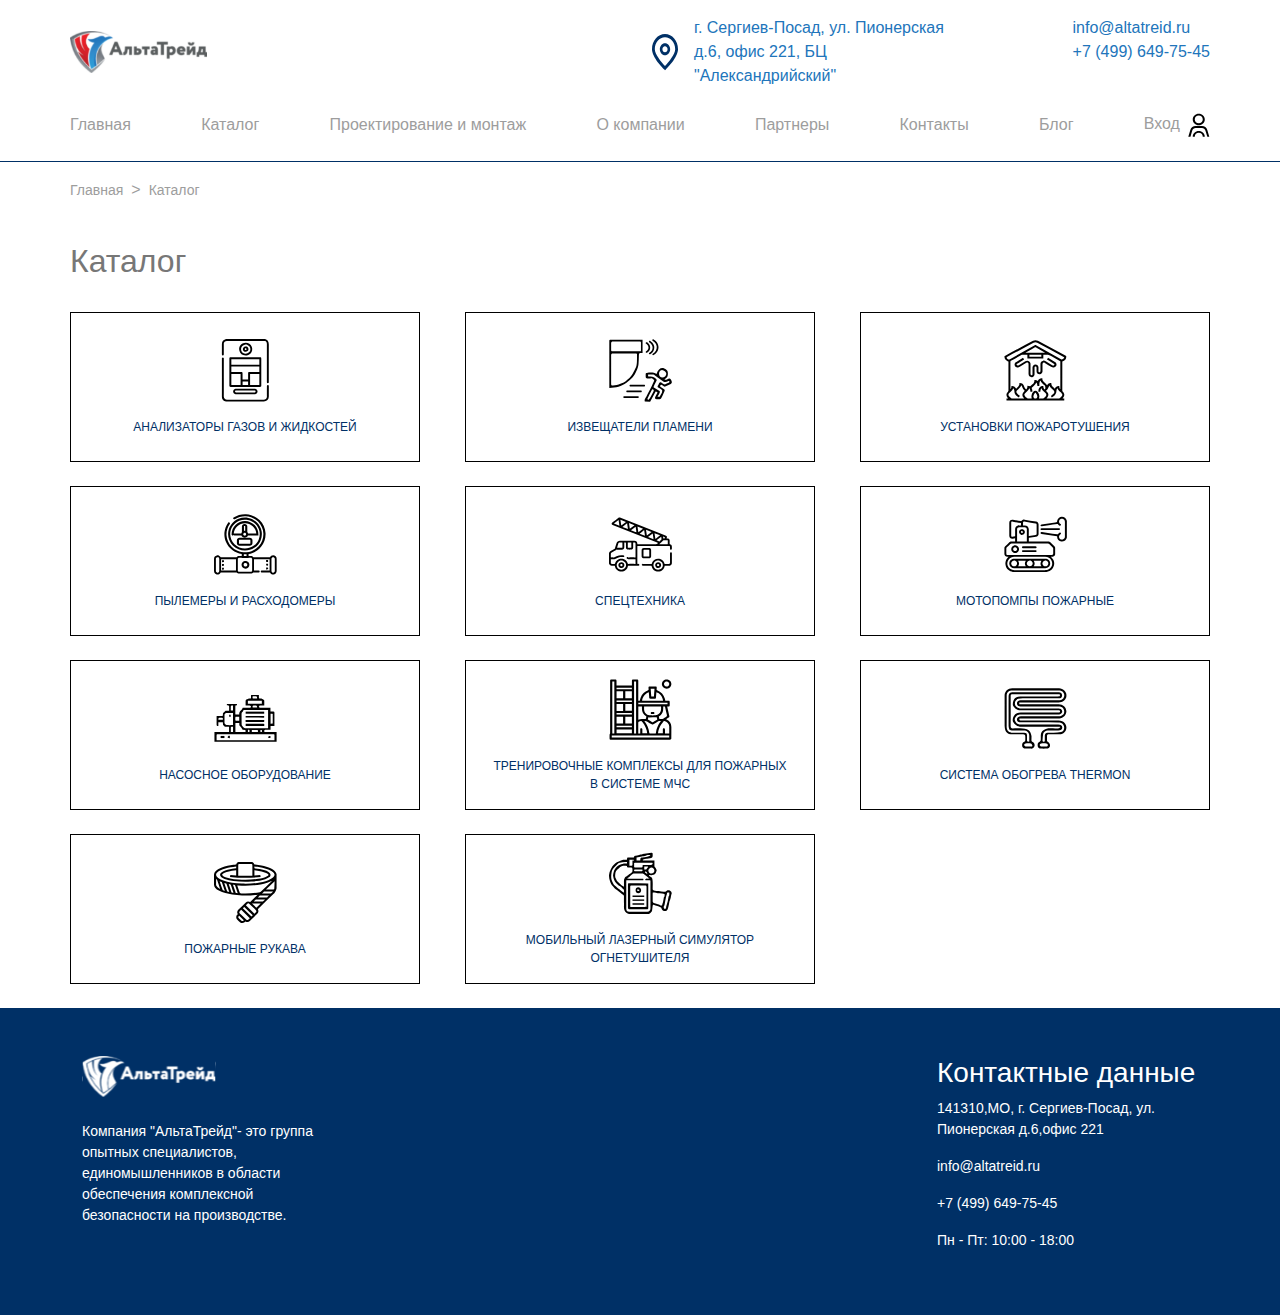
<file: catalog.html>
<!DOCTYPE html>
<html lang="ru">
  <head>
    <meta charset="UTF-8" />
    <meta http-equiv="X-UA-Compatible" content="IE=edge" />
    <meta name="viewport" content="width=device-width, initial-scale=1.0" />
    <title>альтатрейд</title>
    <link href="css/bootstrap.css" rel="stylesheet" crossorigin="anonymous" />
    <link rel="stylesheet" href="css/main.css" />
  </head>
  <body id="body">
    <header class="header pt-3">
      <div class="container">
        <div class="row justify-content-between align-items-center">
          <!-- <div class="col-5 p-0 navbar-expand-lg">
            <a href="#" class="navbar-brand">
              <img src="./img/alttradeLogoHeader.svg" alt="" width="137" height="42" />
            </a>
          </div> -->
          <nav class="header__burger navbar navbar-expand-lg d-lg-none">
            <div class="container">
              <!-- Logo -->
              <div class="col-auto">
                <a href="./index.html" class="navbar-brand">
                  <img src="./img/alttradeLogoHeader.svg" alt="" width="137" height="42" />
                </a>
              </div>
              <div class="col-5">
                <div class="row justify-content-between">
                  <div class="col-6 d-flex justify-content-between align-items-center p-0">
                    <a href="#">
                      <img src="./img/call.svg" alt="" width="33" height="32" />
                    </a>
                    <a href="#">
                      <img src="./img/letter.svg" alt="" width="36" height="27" />
                    </a>
                  </div>
                  <!-- Burger-menu -->
                  <div class="col-auto">
                    <button class="navbar-toggler p-0" type="button" title="button" data-bs-toggle="offcanvas" data-bs-target="#offcanvasNavbar" aria-controls="offcanvasNavbar">
                      <span class="navbar-toggler-icon"></span>
                    </button>
                  </div>
                </div>
              </div>
              <div class="offcanvas bg-white offcanvas-end" tabindex="-1" id="offcanvasNavbar" data-bs-backdrop="false" data-bs-dismiss="offcanvas" aria-labelledby="offcanvasNavbarLabel">
                <div class="offcanvas-body shadow rounded rounded-0 bg-white">
                  <ul class="navbar-nav">
                    <li class="nav-item text-end"><a class="nav-link" aria-current="page" href="./index.html">Главная</a></li>
                    <li class="nav-item text-end"><a class="nav-link" aria-current="page" href="./catalog.html" target="_blank">Каталог</a></li>
                    <li class="nav-item text-end"><a class="nav-link" aria-current="page" href="./portableGas.html">Проектирование и монтаж</a></li>
                    <li class="nav-item text-end"><a class="nav-link" aria-current="page" href="#">О компании</a></li>
                    <li class="nav-item text-end"><a class="nav-link" aria-current="page" href="#">Партнеры</a></li>
                    <li class="nav-item text-end"><a class="nav-link" aria-current="page" href="#">Контакты</a></li>
                    <li class="nav-item text-end"><a class="nav-link" aria-current="page" href="#">Личный кабинет</a></li>
                  </ul>
                </div>
            </div>
          </nav>



      <div class="d-none d-lg-block">
        <div class="row justify-content-between align-items-center">
          <div class="col-5 p-0">
            <a href="./index.html" class="navbar-brand">
              <img src="./img/alttradeLogoHeader.svg" alt="" width="137" height="42" />
            </a>
          </div>
          <div class="col-6">
            <div class="row justify-content-between">
              <div class="col-7 d-flex align-items-center">
                <img class="me-3" src="./img/locationLogo.svg" alt="" />
                <p class="color1 m-0">г. Сергиев-Посад, ул. Пионерская д.6, офис 221, БЦ "Александрийский"</p>
              </div>
              <div class="col-auto p-0 justify-content-end">
                <p class="m-0 color1">info@altatreid.ru</p>
                <p class="color1">+7 (499) 649-75-45</p>
              </div>
            </div>
          </div>
          <nav class="col-12 d-flex justify-content-between align-items-end p-0 mt-4">
            <a class="nav-link mb-4" aria-current="page" href="./index.html">Главная</a>
            <li class="nav-item dropdown" style="list-style-type: none;">
              <a class="nav-link dropdown-toggle mb-4" href="./catalog.html" id="navbarDropdown" role="button" data-bs-toggle="hide" aria-expanded="true">
                Каталог
              </a>
              
              <ul class="dropdown-menu rounded-0 p-4" aria-labelledby="navbarDropdown">
                <div class="container dropdown-container">
                  <div class="row justify-content-between">
                    <div class="col-6">
                      <div class="accordion" id="accordionExample">
                        <div class="accordion-item border-0">
                          <h2 class="accordion-header">
                            <a class="accordion-button dropdown-item pb-0" href="#" type="button" data-bs-toggle="collapse" data-bs-target="#collapseOne" aria-expanded="true" aria-controls="collapseOne">
                             <span class="pb-3">Анализаторы газов и жидкостей</span>
                            </a>
                          </h2>
                          <div id="collapseOne" class="accordion-collapse collapse" data-bs-parent="#accordionExample">
                            <div class="accordion-body ps-0">
                              <ul class="list-unstyled">
                                <li><a class="dropdown-item mb-1 pb-1" href="">Стационарные газоанализаторы</a></li>
                                <li><a class="dropdown-item mb-1 pb-1" href="./portableGas.html">Портативные газоанализаторы</a></li>
                                <li><a class="dropdown-item mb-1 pb-1" href="">Радиоканальные газоаналитические системы</a></li>
                                <li><a class="dropdown-item mb-1 pb-1" href="">Системы измерительные</a></li>
                                <li><a class="dropdown-item mb-1 pb-1" href="">Поточные газоанализаторы</a></li>
                                <li><a class="dropdown-item mb-1 pb-1" href="">Газоанализаторы микроконцентраций</a></li>
                                <li><a class="dropdown-item mb-1 pb-1" href="">Анализаторы АСИС</a></li>
                                <li><a class="dropdown-item mb-1 pb-1" href="">Анализаторы SIEMENS</a></li>
                              </ul>
                            </div>
                          </div>
                        </div>
                      </div>
                      <li><a class="dropdown-item mb-3" href="#">Извещатели пламени</a></li>
                      <li><a class="dropdown-item mb-3" href="#">Пылемеры и расходомеры</a></li>
                      <li><a class="dropdown-item mb-3" href="#">Тренировочные комплексы для пожарных в системе МЧС</a></li>
                      <li><a class="dropdown-item mb-3" href="#">Установки пожаротушения</a></li>
                      <li><a class="dropdown-item mb-3" href="#">Насосное оборудование</a></li>
                    </div>
                    <div class="col-5">
                      <li><a class="dropdown-item mb-3" href="#">Системы обогрева Thermon</a></li>
                      <li><a class="dropdown-item mb-3" href="#">Мобильный лазерный симулятор огнетушителя</a></li>
                      <li><a class="dropdown-item mb-3" href="#">Пожарные рукава</a></li>
                      <li><a class="dropdown-item mb-3" href="#">Мотопомпы пожарные</a></li>
                      <li><a class="dropdown-item mb-3" href="#">Спецтехника</a></li>
                    </div>
                  </div>
                </div>
              </ul>
            </li>
            <a class="nav-link mb-4" href="./designing.html">Проектирование и монтаж</a>
            <a class="nav-link mb-4" href="#">О компании</a>
            <a class="nav-link mb-4" href="#">Партнеры</a>
            <a class="nav-link mb-4" href="#">Контакты</a>
            <a class="nav-link mb-4" href="/blog.html" target="_blank">Блог</a>
            <a class="nav-link mb-4" href="#">Вход<img class="ms-2" src="./img/sign-in.svg" alt="" /></a>
          </nav>
        </div>
      </div>
    </header>



    <main>
      <section class="catalog mt-3">
        <div class="container">
          <div class="row p-2 p-sm-0">
            <div class="col-12 p-0">
              <nav style="--bs-breadcrumb-divider: '>';" aria-label="breadcrumb">
                <ol class="breadcrumb justify-content-start">
                  <li class="breadcrumb-item"><a class="link" href="#">Главная</a></li>
                  <li class="breadcrumb-item active" aria-current="page"><a class="link" href="">Каталог</a></li>
                </ol>
              </nav>
            </div>
            <div class="col-12 my-4 p-0">
              <h2 class="text-start">Каталог</h2>
            </div>
            <div class="col-12">
              <div class="row gap-4 justify-content-xxl-around justify-content-xl-between justify-content-around mb-4">
                <div class="catalog_card col-6 col-sm-4 d-flex flex-sm-column align-items-center justify-content-sm-center border border-black py-sm-3 px-sm-4 ps-4 pe-5">
                  <img class="img-svg" src="./img/catalog1.svg" alt="">
                  <a href="./analyzers.html" class="link text-uppercase ms-4 m-sm-0 pt-3 text-start text-sm-center">Анализаторы газов и жидкостей</a>
                </div>
                <div class="catalog_card col-6 col-sm-4 d-flex flex-sm-column align-items-center justify-content-sm-center border border-black py-sm-3 px-sm-4 ps-4 pe-5">
                  <img class="img-svg" src="./img/catalog2.svg" alt="">
                  <a href="./analyzers.html" class="link text-uppercase ms-4 m-sm-0 pt-3 text-start text-sm-center">Извещатели пламени</a>
                </div>
                <div class="catalog_card col-6 col-sm-4 d-flex flex-sm-column align-items-center justify-content-sm-center border border-black py-sm-3 px-sm-4 ps-4 pe-5">
                  <img class="img-svg" src="./img/catalog3.svg" alt="">
                  <a href="./analyzers.html" class="link text-uppercase ms-4 m-sm-0 pt-3 text-start text-sm-center">Установки пожаротушения</a>
                </div>
                <div class="catalog_card col-6 col-sm-4 d-flex flex-sm-column align-items-center justify-content-sm-center border border-black py-sm-3 px-sm-4 ps-4 pe-5">
                  <img class="img-svg" src="./img/catalog4.svg" alt="">
                  <a href="./analyzers.html" class="link text-uppercase ms-4 m-sm-0 pt-3 text-start text-sm-center">Пылемеры и расходомеры</a>
                </div>
                <div class="catalog_card col-6 col-sm-4 d-flex flex-sm-column align-items-center justify-content-sm-center border border-black py-sm-3 px-sm-4 ps-4 pe-5">
                  <img class="img-svg" src="./img/catalog5.svg" alt="">
                  <a href="./analyzers.html" class="link text-uppercase ms-4 m-sm-0 pt-3 text-start text-sm-center">Спецтехника</a>
                </div>
                <div class="catalog_card col-6 col-sm-4 d-flex flex-sm-column align-items-center justify-content-sm-center border border-black py-sm-3 px-sm-4 ps-4 pe-5">
                  <img class="img-svg" src="./img/catalog6.svg" alt="">
                  <a href="./analyzers.html" class="link text-uppercase ms-4 m-sm-0 pt-3 text-start text-sm-center">Мотопомпы пожарные</a>
                </div>
                <div class="catalog_card col-6 col-sm-4 d-flex flex-sm-column align-items-center justify-content-sm-center border border-black py-sm-3 px-sm-4 ps-4 pe-5">
                  <img class="img-svg" src="./img/catalog7.svg" alt="">
                  <a href="./analyzers.html" class="link text-uppercase ms-4 m-sm-0 pt-3 text-start text-sm-center">Насосное оборудование</a>
                </div>
                <div class="catalog_card col-6 col-sm-4 d-flex flex-sm-column align-items-center justify-content-sm-center border border-black py-sm-3 px-sm-4 ps-4 pe-5">
                  <img class="img-svg" src="./img/catalog8.svg" alt="">
                  <a href="./analyzers.html" class="link text-uppercase ms-4 m-sm-0 pt-3 text-start text-sm-center">Тренировочные комплексы для пожарных в системе МЧС</a>
                </div>
                <div class="catalog_card col-6 col-sm-4 d-flex flex-sm-column align-items-center justify-content-sm-center border border-black py-sm-3 px-sm-4 ps-4 pe-5">
                  <img class="img-svg" src="./img/catalog9.svg" alt="">
                  <a href="./analyzers.html" class="link text-uppercase ms-4 m-sm-0 pt-3 text-start text-sm-center">Система обогрева THERMON</a>
                </div>
                <div class="catalog_card col-6 col-sm-4 d-flex flex-sm-column align-items-center justify-content-sm-center border border-black py-sm-3 px-sm-4 ps-4 pe-5">
                  <img class="img-svg" src="./img/catalog10.svg" alt="">
                  <a href="./analyzers.html" class="link text-uppercase ms-4 m-sm-0 pt-3 text-start text-sm-center">Пожарные рукава</a>
                </div>
                <div class="catalog_card col-6 col-sm-4 d-flex flex-sm-column align-items-center justify-content-sm-center border border-black py-sm-3 px-sm-4 ps-4 pe-5">
                  <img class="img-svg" src="./img/catalog11.svg" alt="">
                  <a href="./analyzers.html" class="link text-uppercase ms-4 m-sm-0 pt-3 text-start text-sm-center">Мобильный лазерный симулятор огнетушителя</a>
                </div>
                <div class="catalog_card col-6 col-sm-4 d-flex flex-sm-column align-items-center justify-content-sm-center border border-black py-sm-3 px-sm-4 ps-4 pe-5 invisible d-none d-lg-block">
                  <img src="./img/catalog11.svg" alt="">
                  <a class="link" href=""><p class="text-uppercase ms-4 m-sm-0 pt-3 text-center"></p></a>
                </div>
              </div>
            </div>
          </div>
        </div>
      </section>
    </main>
    <footer class="footer bg5">
      <div class="container">
        <div class="row justify-content-between py-5 px-5 px-sm-0">
          <div class="col-12 col-sm-5 col-lg-3">
            <img src="./img/alltradeLogoFooter.svg" alt="">
            <p class="text-white mt-4">Компания "АльтаТрейд"- это группа опытных специалистов, единомышленников в области обеспечения комплексной безопасности на производстве.</p>
          </div>
          <address class="col-12 col-sm-5 col-lg-3 mt-3 mt-sm-0">
            <h5 class="text-white mb-2">Контактные данные</h5>
            <p class="text-white mb-3">141310,МО, г. Сергиев-Посад, ул. Пионерская д.6,офис 221</p>
            <p class="text-white mb-3">info@altatreid.ru</p>
            <p class="text-white mb-3">+7 (499) 649-75-45</p>
            <p class="text-white mb-0">Пн - Пт: 10:00 - 18:00</p>
          </address>
        </div>
      </div>
    </footer>
    <script src="https://cdn.jsdelivr.net/npm/@popperjs/core@2.11.8/dist/umd/popper.min.js" integrity="sha384-I7E8VVD/ismYTF4hNIPjVp/Zjvgyol6VFvRkX/vR+Vc4jQkC+hVqc2pM8ODewa9r" crossorigin="anonymous"></script>
    <script src="https://cdn.jsdelivr.net/npm/bootstrap@5.3.0/dist/js/bootstrap.min.js" integrity="sha384-fbbOQedDUMZZ5KreZpsbe1LCZPVmfTnH7ois6mU1QK+m14rQ1l2bGBq41eYeM/fS" crossorigin="anonymous"></script>
    <script src="./js/main.js"></script>
  </body>
</html>
</file>
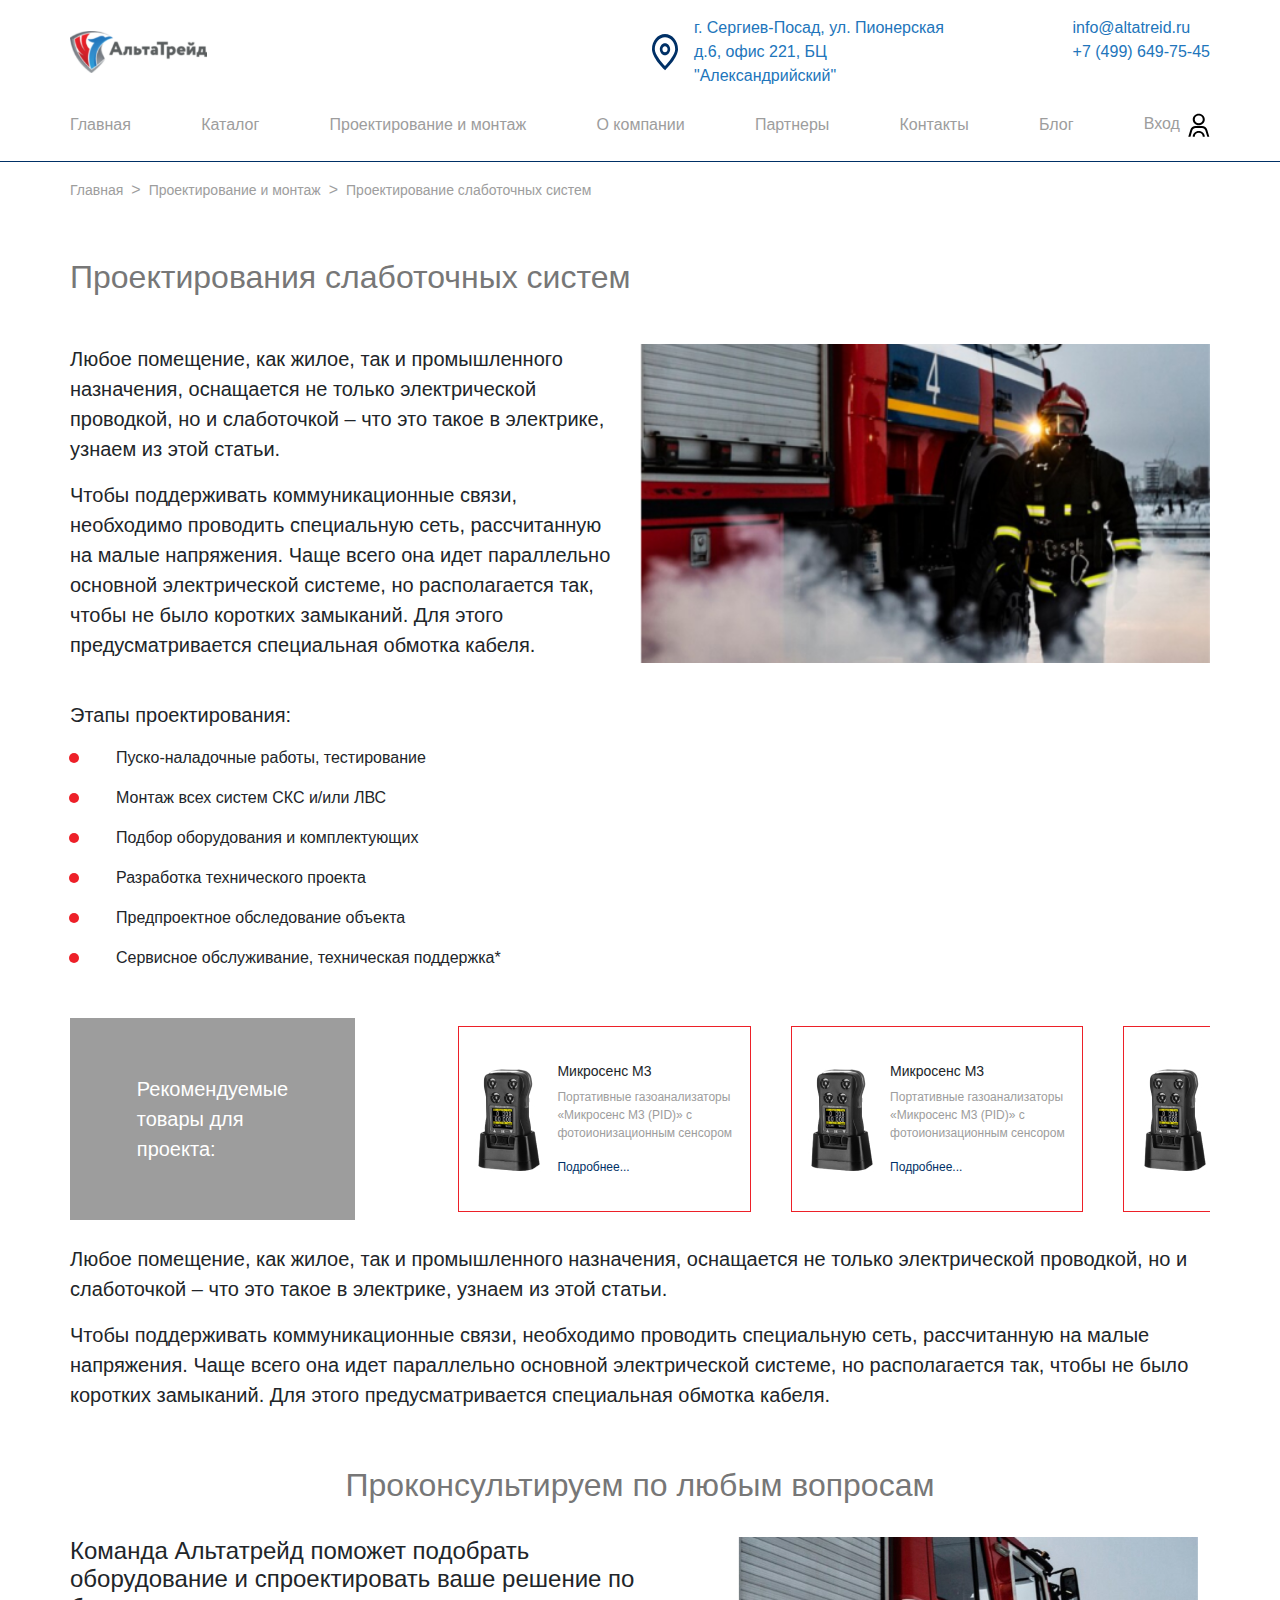
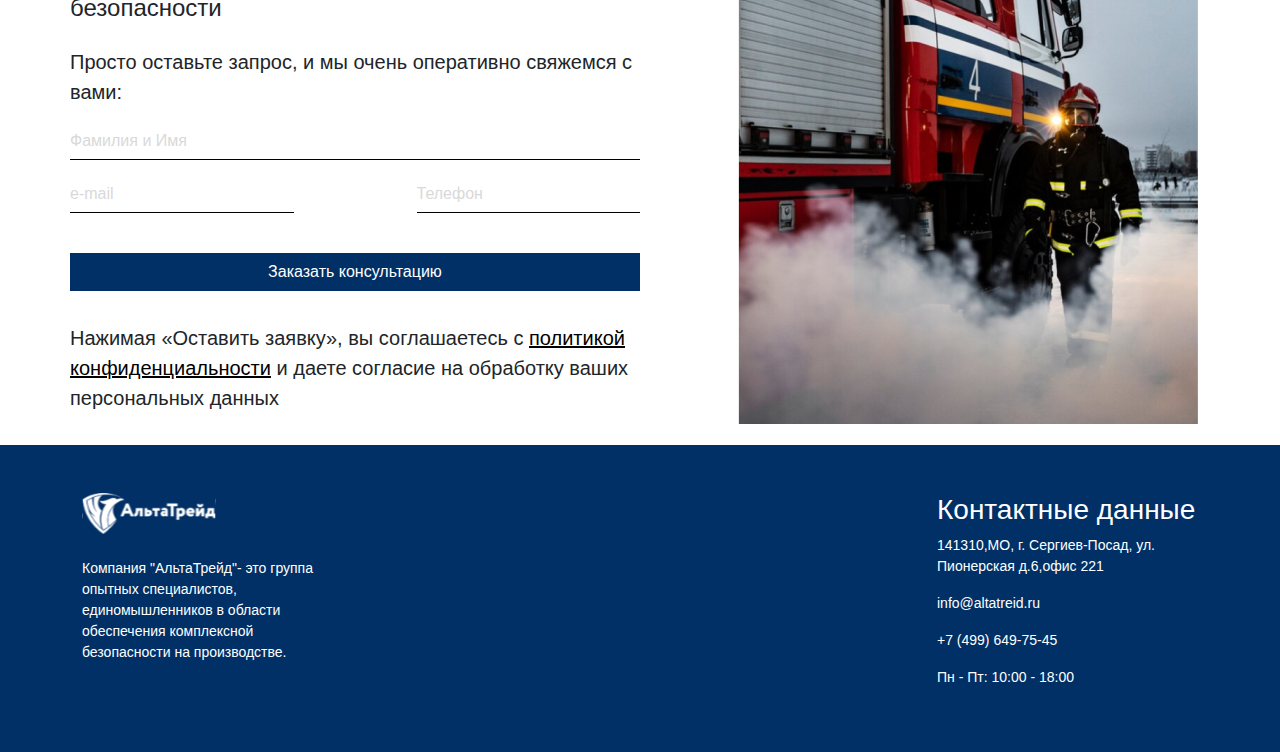
<file: designing.html>
<!DOCTYPE html>
<html lang="ru">
  <head>
    <meta charset="UTF-8" />
    <meta http-equiv="X-UA-Compatible" content="IE=edge" />
    <meta name="viewport" content="width=device-width, initial-scale=1.0" />
    <title>альтатрейд</title>
    <link href="css/bootstrap.css" rel="stylesheet" crossorigin="anonymous" />
    <link rel="stylesheet" href="css/main.css" />
  </head>
  <body id="body">
    <header class="header pt-3">
      <div class="container">
        <div class="row justify-content-between align-items-center">
          <!-- <div class="col-5 p-0 navbar-expand-lg">
            <a href="#" class="navbar-brand">
              <img src="./img/alttradeLogoHeader.svg" alt="" width="137" height="42" />
            </a>
          </div> -->
          <nav class="header__burger navbar navbar-expand-lg d-lg-none">
            <div class="container">
              <!-- Logo -->
              <div class="col-auto">
                <a href="./index.html" class="navbar-brand">
                  <img src="./img/alttradeLogoHeader.svg" alt="" width="137" height="42" />
                </a>
              </div>
              <div class="col-5">
                <div class="row justify-content-between">
                  <div class="col-6 d-flex justify-content-between align-items-center p-0">
                    <a href="#">
                      <img src="./img/call.svg" alt="" width="33" height="32" />
                    </a>
                    <a href="#">
                      <img src="./img/letter.svg" alt="" width="36" height="27" />
                    </a>
                  </div>
                  <!-- Burger-menu -->
                  <div class="col-auto">
                    <button class="navbar-toggler p-0" type="button" title="button" data-bs-toggle="offcanvas" data-bs-target="#offcanvasNavbar" aria-controls="offcanvasNavbar">
                      <span class="navbar-toggler-icon"></span>
                    </button>
                  </div>
                </div>
              </div>
              <div class="offcanvas bg-white offcanvas-end" tabindex="-1" id="offcanvasNavbar" data-bs-backdrop="false" data-bs-dismiss="offcanvas" aria-labelledby="offcanvasNavbarLabel">
                <div class="offcanvas-body shadow rounded rounded-0 bg-white">
                  <ul class="navbar-nav">
                    <li class="nav-item text-end"><a class="nav-link" aria-current="page" href="./index.html">Главная</a></li>
                    <li class="nav-item text-end"><a class="nav-link" aria-current="page" href="./catalog.html" target="_blank">Каталог</a></li>
                    <li class="nav-item text-end"><a class="nav-link" aria-current="page" href="./portableGas.html">Проектирование и монтаж</a></li>
                    <li class="nav-item text-end"><a class="nav-link" aria-current="page" href="#">О компании</a></li>
                    <li class="nav-item text-end"><a class="nav-link" aria-current="page" href="#">Партнеры</a></li>
                    <li class="nav-item text-end"><a class="nav-link" aria-current="page" href="#">Контакты</a></li>
                    <li class="nav-item text-end"><a class="nav-link" aria-current="page" href="#">Личный кабинет</a></li>
                  </ul>
                </div>
            </div>
          </nav>



      <div class="d-none d-lg-block">
        <div class="row justify-content-between align-items-center">
          <div class="col-5 p-0">
            <a href="./index.html" class="navbar-brand">
              <img src="./img/alttradeLogoHeader.svg" alt="" width="137" height="42" />
            </a>
          </div>
          <div class="col-6">
            <div class="row justify-content-between">
              <div class="col-7 d-flex align-items-center">
                <img class="me-3" src="./img/locationLogo.svg" alt="" />
                <p class="color1 m-0">г. Сергиев-Посад, ул. Пионерская д.6, офис 221, БЦ "Александрийский"</p>
              </div>
              <div class="col-auto p-0 justify-content-end">
                <p class="m-0 color1">info@altatreid.ru</p>
                <p class="color1">+7 (499) 649-75-45</p>
              </div>
            </div>
          </div>
          <nav class="col-12 d-flex justify-content-between align-items-end p-0 mt-4">
            <a class="nav-link mb-4" aria-current="page" href="./index.html">Главная</a>
            <li class="nav-item dropdown" style="list-style-type: none;">
              <a class="nav-link dropdown-toggle mb-4" href="./catalog.html" id="navbarDropdown" role="button" data-bs-toggle="hide" aria-expanded="true">
                Каталог
              </a>
              
              <ul class="dropdown-menu rounded-0 p-4" aria-labelledby="navbarDropdown">
                <div class="container dropdown-container">
                  <div class="row justify-content-between">
                    <div class="col-6">
                      <div class="accordion" id="accordionExample">
                        <div class="accordion-item border-0">
                          <h2 class="accordion-header">
                            <a class="accordion-button dropdown-item pb-0" href="#" type="button" data-bs-toggle="collapse" data-bs-target="#collapseOne" aria-expanded="true" aria-controls="collapseOne">
                             <span class="pb-3">Анализаторы газов и жидкостей</span>
                            </a>
                          </h2>
                          <div id="collapseOne" class="accordion-collapse collapse" data-bs-parent="#accordionExample">
                            <div class="accordion-body ps-0">
                              <ul class="list-unstyled">
                                <li><a class="dropdown-item mb-1 pb-1" href="">Стационарные газоанализаторы</a></li>
                                <li><a class="dropdown-item mb-1 pb-1" href="./portableGas.html">Портативные газоанализаторы</a></li>
                                <li><a class="dropdown-item mb-1 pb-1" href="">Радиоканальные газоаналитические системы</a></li>
                                <li><a class="dropdown-item mb-1 pb-1" href="">Системы измерительные</a></li>
                                <li><a class="dropdown-item mb-1 pb-1" href="">Поточные газоанализаторы</a></li>
                                <li><a class="dropdown-item mb-1 pb-1" href="">Газоанализаторы микроконцентраций</a></li>
                                <li><a class="dropdown-item mb-1 pb-1" href="">Анализаторы АСИС</a></li>
                                <li><a class="dropdown-item mb-1 pb-1" href="">Анализаторы SIEMENS</a></li>
                              </ul>
                            </div>
                          </div>
                        </div>
                      </div>
                      <li><a class="dropdown-item mb-3" href="#">Извещатели пламени</a></li>
                      <li><a class="dropdown-item mb-3" href="#">Пылемеры и расходомеры</a></li>
                      <li><a class="dropdown-item mb-3" href="#">Тренировочные комплексы для пожарных в системе МЧС</a></li>
                      <li><a class="dropdown-item mb-3" href="#">Установки пожаротушения</a></li>
                      <li><a class="dropdown-item mb-3" href="#">Насосное оборудование</a></li>
                    </div>
                    <div class="col-5">
                      <li><a class="dropdown-item mb-3" href="#">Системы обогрева Thermon</a></li>
                      <li><a class="dropdown-item mb-3" href="#">Мобильный лазерный симулятор огнетушителя</a></li>
                      <li><a class="dropdown-item mb-3" href="#">Пожарные рукава</a></li>
                      <li><a class="dropdown-item mb-3" href="#">Мотопомпы пожарные</a></li>
                      <li><a class="dropdown-item mb-3" href="#">Спецтехника</a></li>
                    </div>
                  </div>
                </div>
              </ul>
            </li>
            <a class="nav-link mb-4" href="./designing.html">Проектирование и монтаж</a>
            <a class="nav-link mb-4" href="#">О компании</a>
            <a class="nav-link mb-4" href="#">Партнеры</a>
            <a class="nav-link mb-4" href="#">Контакты</a>
            <a class="nav-link mb-4" href="/blog.html" target="_blank">Блог</a>
            <a class="nav-link mb-4" href="#">Вход<img class="ms-2" src="./img/sign-in.svg" alt="" /></a>
          </nav>
        </div>
      </div>
    </header>



    <main>
      <section class="disigning my-3">
        <div class="container">
          <div class="row p-2 p-sm-0 gap-3 justify-content-evenly">
            <div class="col-12 p-0">
              <nav style="--bs-breadcrumb-divider: '>';" aria-label="breadcrumb">
                <ol class="breadcrumb justify-content-start">
                  <li class="breadcrumb-item"><a class="link" href="#">Главная</a></li>
                  <li class="breadcrumb-item"><a class="link" href="#">Проектирование и монтаж</a></li>
                  <li class="breadcrumb-item active" aria-current="page"><a class="link" href="#">Проектирование слаботочных систем</a></li>
                </ol>
              </nav>
            </div>
            <div class="col-12 my-4 p-0">
              <h2 class="text-start">Проектирования слаботочных систем</h2>
            </div>
            <div class="col-12 disigning_main">
              <div class="row justify-content-center justify-content-lg-between">
                <div class="col-12 col-lg-6 p-0 pe-0 pe-lg-3">
                  <p>Любое помещение, как жилое, так и промышленного назначения, оснащается не только электрической проводкой, но и слаботочкой – что это такое в электрике, узнаем из этой статьи.</p>
                  <p>Чтобы поддерживать коммуникационные связи, необходимо проводить специальную сеть, рассчитанную на малые напряжения. Чаще всего она идет параллельно основной электрической системе, но располагается так, чтобы не было коротких замыканий. Для этого предусматривается специальная обмотка кабеля.</p>
                </div>
                <div class="col-6 disigning_img">
                </div>
                <div class="col-12 my-4 p-0">
                  <p>Этапы проектирования:</p>
                  <ul class="">
                    <li>Пуско-наладочные работы, тестирование</li>
                    <li>Монтаж всех систем СКС и/или ЛВС</li>
                    <li>Подбор оборудования и комплектующих</li>
                    <li>Разработка технического проекта</li>
                    <li>Предпроектное обследование объекта</li>
                    <li>Сервисное обслуживание, техническая поддержка*</li>
                  </ul>
                </div>
                <div class="col-12">
                  <div class="row justify-content-between">
                    <div class="col-12 col-lg-3 bg6 d-flex align-items-center justify-content-center px-5 my-2">
                      <p class="text-white p-5 m-0">Рекомендуемые товары для проекта:</p> 
                    </div>
                    <div class="col-12 col-lg-8">
                      <div class="row justify-content-between designing_cards-block flex-row flex-md-nowrap overflow-y-hidden" style="max-height: 100%;">
                        <div class="col-12 col-lg-5 order-1 order-lg-2 my-3 mx-md-2">
                          <div class="row disigning_card align-items-center justify-content-around justify-content-lg-center">
                            <div class="col-auto d-flex align-items-start justify-content-center ps-0 px-md-2">
                              <img class="" src="/img/portableGas.jpg" alt="">
                            </div>
                            <div class="col-8 col-sm-8 col-md-8 p-2">
                              <div class="row flex-column">
                                <div class="col-12">
                                  <h4 class="color-black text-lg-center text-xl-start">Микросенс М3</h4>
                                </div>
                                <div class="col-12">
                                  <p class="color6 text-lg-center text-xl-start">Портативные газоанализаторы «Микросенс М3 (PID)» c фотоионизационным сенсором</p>
                                </div>
                                <div class="col-12 d-flex justify-content-lg-center justify-content-xl-start">
                                  <a href="" class="link">Подробнее...</a>
                                </div>
                              </div>
                            </div>
                          </div>
                        </div>
                        <div class="col-12 col-lg-5 order-1 order-lg-2 my-3 mx-md-2">
                          <div class="row disigning_card  align-items-center justify-content-around justify-content-sm-center justify-content-lg-center">
                            <div class="col-auto d-flex justify-content-center ps-0 px-md-2">
                              <img class="" src="/img/portableGas.jpg" alt="">
                            </div>
                            <div class="col-8 col-sm-8 col-md-8 p-2">
                              <div class="row flex-column">
                                <div class="col-12">
                                  <h4 class="color-black text-lg-center text-xl-start">Микросенс М3</h4>
                                </div>
                                <div class="col-12">
                                  <p class="color6 text-lg-center text-xl-start">Портативные газоанализаторы «Микросенс М3 (PID)» c фотоионизационным сенсором</p>
                                </div>
                                <div class="col-12 d-flex justify-content-lg-center justify-content-xl-start">
                                  <a href="" class="link">Подробнее...</a>
                                </div>
                              </div>
                            </div>
                          </div>
                        </div>
                        <div class="col-12 col-lg-5 order-1 order-lg-2 my-3 mx-md-2 d-none d-md-block">
                          <div class="row disigning_card  align-items-center justify-content-around justify-content-sm-center justify-content-lg-center">
                            <div class="col-auto d-flex justify-content-center">
                              <img class="" src="/img/portableGas.jpg" alt="">
                            </div>
                            <div class="col-8 col-sm-8 col-md-8 p-2">
                              <div class="row flex-column">
                                <div class="col-12">
                                  <h4 class="color-black text-lg-center text-xl-start">Микросенс М3</h4>
                                </div>
                                <div class="col-12">
                                  <p class="color6 text-lg-center text-xl-start">Портативные газоанализаторы «Микросенс М3 (PID)» c фотоионизационным сенсором</p>
                                </div>
                                <div class="col d-flex justify-content-lg-center justify-content-xl-start">
                                  <a href="" class="link">Подробнее...</a>
                                </div>
                              </div>
                            </div>
                          </div>
                        </div>
                        <div class="col-12 col-lg-5 order-1 order-lg-2 my-3 d-none d-md-block">
                          <div class="row disigning_card  align-items-center justify-content-around justify-content-sm-center justify-content-lg-center">
                            <div class="col-auto d-flex justify-content-center">
                              <img class="" src="/img/portableGas.jpg" alt="">
                            </div>
                            <div class="col-8 col-sm-8 col-md-8 p-2">
                              <div class="row flex-column">
                                <div class="col-12">
                                  <h4 class="color-black text-lg-center text-xl-start">Микросенс М3</h4>
                                </div>
                                <div class="col-12">
                                  <p class="color6 text-lg-center text-xl-start">Портативные газоанализаторы «Микросенс М3 (PID)» c фотоионизационным сенсором</p>
                                </div>
                                <div class="col d-flex justify-content-lg-center justify-content-xl-start">
                                  <a href="" class="link">Подробнее...</a>
                                </div>
                              </div>
                            </div>
                          </div>
                        </div>
                      </div>
                    </div>
                  </div>
                </div>
                <div class="col-12 my-3 p-0">
                  <p>Любое помещение, как жилое, так и промышленного назначения, оснащается не только электрической проводкой, но и слаботочкой – что это такое в электрике, узнаем из этой статьи.</p>
                  <p>Чтобы поддерживать коммуникационные связи, необходимо проводить специальную сеть, рассчитанную на малые напряжения. Чаще всего она идет параллельно основной электрической системе, но располагается так, чтобы не было коротких замыканий. Для этого предусматривается специальная обмотка кабеля.</p>
                </div>
              </div>
            </div>
          </div>
          <div class="row justify-content-center justify-content-xl-between">
            <div class="col-12 mx-auto my-4 p-sm-0">
              <h2 class="text-sm-center">Проконсультируем по любым вопросам</h2>
            </div>
            <div class="col-12 col-md-6 p-sm-0">
              <h4>Команда Альтатрейд поможет подобрать оборудование и спроектировать ваше решение по безопасности</h4>
              <p class="mt-4 mb-3">Просто оставьте запрос, и мы очень оперативно свяжемся с вами:</p>
              <form>
                <div class="row justify-content-between mb-3">
                  <div class="col-12 mb-3">
                    <input placeholder="Фамилия и Имя" type="name" class="form-control border-0 border-bottom border-black rounded-0 px-0">
                  </div>
                  <div class="col-12 col-md-5 mb-3">
                    <input placeholder="e-mail" type="email" class="form-control border-0 border-bottom border-black rounded-0 px-0" id="email">
                  </div>
                  <div class="col-12 col-md-5 mb-3">
                    <input placeholder="Телефон" type="telephone" class="form-control border-0 border-bottom border-black rounded-0 px-0" id="telephone">
                  </div>
                  <div class="col-12 mt-4 mb-3">
                    <button type="submit" class="btn bg5 text-white w-100 rounded-0">Заказать консультацию</button>
                  </div>
                </div>
              </form>
              <p>Нажимая «Оставить заявку», вы соглашаетесь с <a class="text-black" href="#">политикой конфиденциальности</a> и даете согласие на обработку ваших персональных данных</p>
            </div>
            <div class="col-0 col-md-6 col-xl-auto">
              <img class="img-fluid" src="./img/consultation.jpg" alt="Пожарный">
            </div>
          </div>
        </div>
      </section>
    </main>
    <footer class="footer bg5">
      <div class="container">
        <div class="row justify-content-between py-5 px-5 px-sm-0">
          <div class="col-12 col-sm-5 col-lg-3">
            <img src="./img/alltradeLogoFooter.svg" alt="">
            <p class="text-white mt-4">Компания "АльтаТрейд"- это группа опытных специалистов, единомышленников в области обеспечения комплексной безопасности на производстве.</p>
          </div>
          <address class="col-12 col-sm-5 col-lg-3 mt-3 mt-sm-0">
            <h5 class="text-white mb-2">Контактные данные</h5>
            <p class="text-white mb-3">141310,МО, г. Сергиев-Посад, ул. Пионерская д.6,офис 221</p>
            <p class="text-white mb-3">info@altatreid.ru</p>
            <p class="text-white mb-3">+7 (499) 649-75-45</p>
            <p class="text-white mb-0">Пн - Пт: 10:00 - 18:00</p>
          </address>
        </div>
      </div>
    </footer>
    <script src="js/bootstrap.js"></script>
  </body>
</html>
</file>
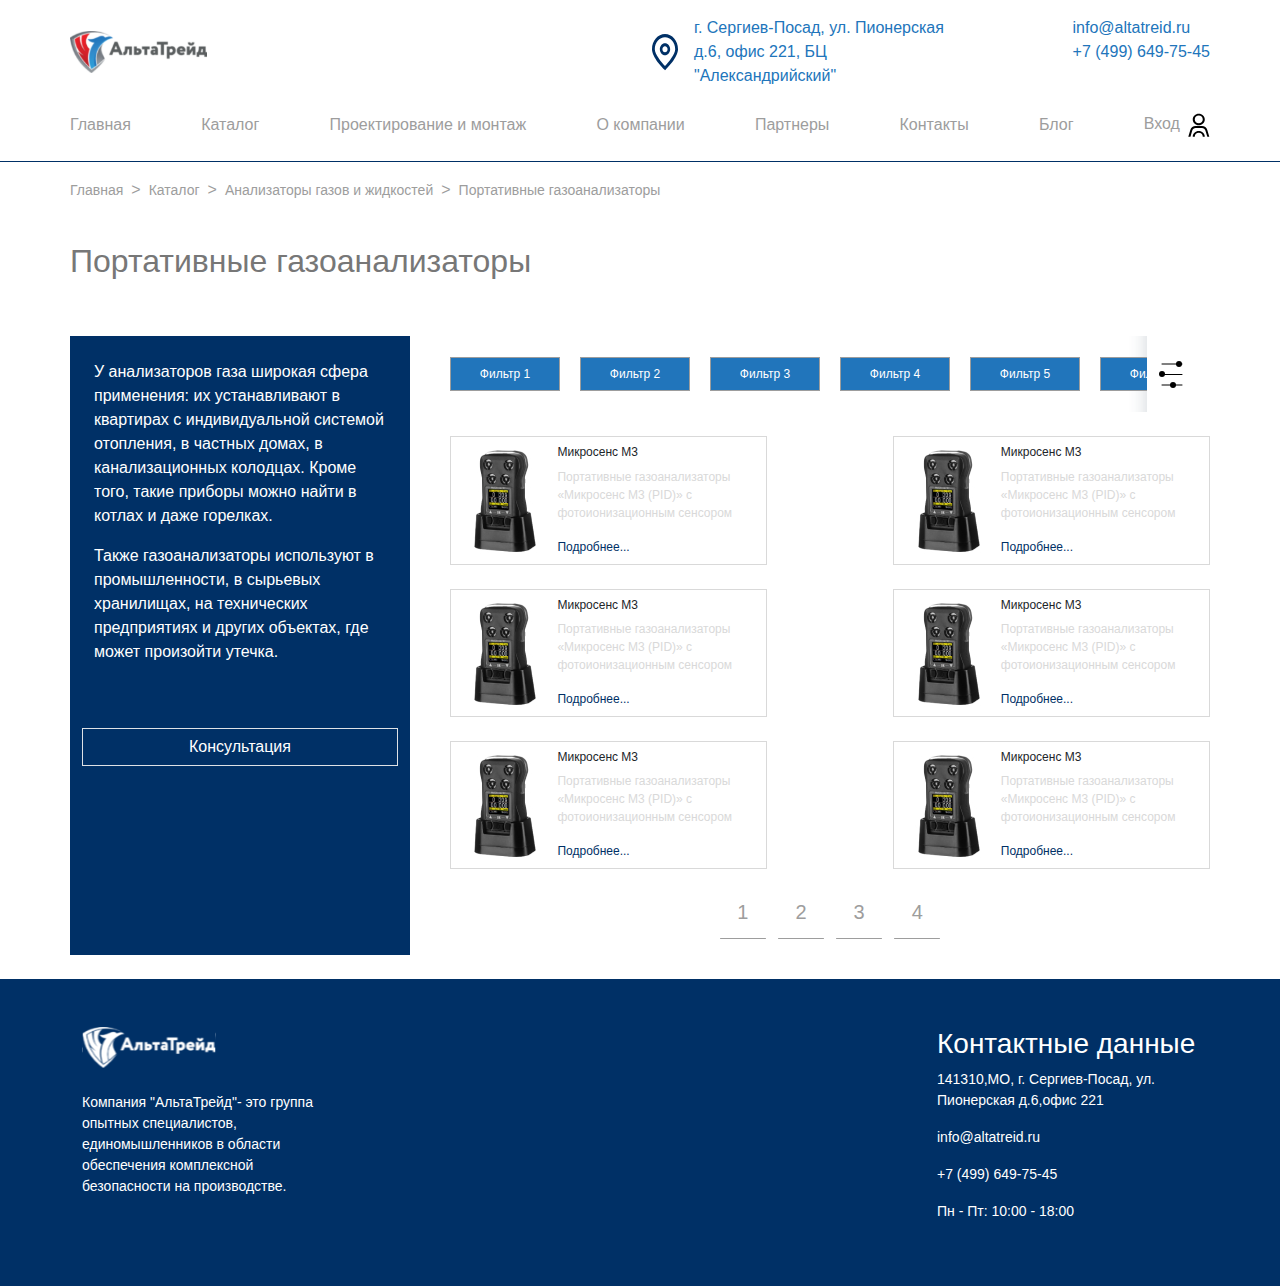
<file: portableGas.html>
<!DOCTYPE html>
<html lang="ru">
  <head>
    <meta charset="UTF-8" />
    <meta http-equiv="X-UA-Compatible" content="IE=edge" />
    <meta name="viewport" content="width=device-width, initial-scale=1.0" />
    <title>альтатрейд</title>
    <link href="css/bootstrap.css" rel="stylesheet" crossorigin="anonymous" />
    <link rel="stylesheet" href="css/main.css" />
  </head>
  <body id="body">
    <header class="header pt-3">
      <div class="container">
        <div class="row justify-content-between align-items-center">
          <!-- <div class="col-5 p-0 navbar-expand-lg">
            <a href="#" class="navbar-brand">
              <img src="./img/alttradeLogoHeader.svg" alt="" width="137" height="42" />
            </a>
          </div> -->
          <nav class="header__burger navbar navbar-expand-lg d-lg-none">
            <div class="container">
              <!-- Logo -->
              <div class="col-auto">
                <a href="./index.html" class="navbar-brand">
                  <img src="./img/alttradeLogoHeader.svg" alt="" width="137" height="42" />
                </a>
              </div>
              <div class="col-5">
                <div class="row justify-content-between">
                  <div class="col-6 d-flex justify-content-between align-items-center p-0">
                    <a href="#">
                      <img src="./img/call.svg" alt="" width="33" height="32" />
                    </a>
                    <a href="#">
                      <img src="./img/letter.svg" alt="" width="36" height="27" />
                    </a>
                  </div>
                  <!-- Burger-menu -->
                  <div class="col-auto">
                    <button class="navbar-toggler p-0" type="button" title="button" data-bs-toggle="offcanvas" data-bs-target="#offcanvasNavbar" aria-controls="offcanvasNavbar">
                      <span class="navbar-toggler-icon"></span>
                    </button>
                  </div>
                </div>
              </div>
              <div class="offcanvas bg-white offcanvas-end" tabindex="-1" id="offcanvasNavbar" data-bs-backdrop="false" data-bs-dismiss="offcanvas" aria-labelledby="offcanvasNavbarLabel">
                <div class="offcanvas-body shadow rounded rounded-0 bg-white">
                  <ul class="navbar-nav">
                    <li class="nav-item text-end"><a class="nav-link" aria-current="page" href="./index.html">Главная</a></li>
                    <li class="nav-item text-end"><a class="nav-link" aria-current="page" href="./catalog.html" target="_blank">Каталог</a></li>
                    <li class="nav-item text-end"><a class="nav-link" aria-current="page" href="./portableGas.html">Проектирование и монтаж</a></li>
                    <li class="nav-item text-end"><a class="nav-link" aria-current="page" href="#">О компании</a></li>
                    <li class="nav-item text-end"><a class="nav-link" aria-current="page" href="#">Партнеры</a></li>
                    <li class="nav-item text-end"><a class="nav-link" aria-current="page" href="#">Контакты</a></li>
                    <li class="nav-item text-end"><a class="nav-link" aria-current="page" href="#">Личный кабинет</a></li>
                  </ul>
                </div>
            </div>
          </nav>



      <div class="d-none d-lg-block">
        <div class="row justify-content-between align-items-center">
          <div class="col-5 p-0">
            <a href="./index.html" class="navbar-brand">
              <img src="./img/alttradeLogoHeader.svg" alt="" width="137" height="42" />
            </a>
          </div>
          <div class="col-6">
            <div class="row justify-content-between">
              <div class="col-7 d-flex align-items-center">
                <img class="me-3" src="./img/locationLogo.svg" alt="" />
                <p class="color1 m-0">г. Сергиев-Посад, ул. Пионерская д.6, офис 221, БЦ "Александрийский"</p>
              </div>
              <div class="col-auto p-0 justify-content-end">
                <p class="m-0 color1">info@altatreid.ru</p>
                <p class="color1">+7 (499) 649-75-45</p>
              </div>
            </div>
          </div>
          <nav class="col-12 d-flex justify-content-between align-items-end p-0 mt-4">
            <a class="nav-link mb-4" aria-current="page" href="./index.html">Главная</a>
            <li class="nav-item dropdown" style="list-style-type: none;">
              <a class="nav-link dropdown-toggle mb-4" href="./catalog.html" id="navbarDropdown" role="button" data-bs-toggle="hide" aria-expanded="true">
                Каталог
              </a>
              
              <ul class="dropdown-menu rounded-0 p-4" aria-labelledby="navbarDropdown">
                <div class="container dropdown-container">
                  <div class="row justify-content-between">
                    <div class="col-6">
                      <div class="accordion" id="accordionExample">
                        <div class="accordion-item border-0">
                          <h2 class="accordion-header">
                            <a class="accordion-button dropdown-item pb-0" href="#" type="button" data-bs-toggle="collapse" data-bs-target="#collapseOne" aria-expanded="true" aria-controls="collapseOne">
                             <span class="pb-3">Анализаторы газов и жидкостей</span>
                            </a>
                          </h2>
                          <div id="collapseOne" class="accordion-collapse collapse" data-bs-parent="#accordionExample">
                            <div class="accordion-body ps-0">
                              <ul class="list-unstyled">
                                <li><a class="dropdown-item mb-1 pb-1" href="">Стационарные газоанализаторы</a></li>
                                <li><a class="dropdown-item mb-1 pb-1" href="./portableGas.html">Портативные газоанализаторы</a></li>
                                <li><a class="dropdown-item mb-1 pb-1" href="">Радиоканальные газоаналитические системы</a></li>
                                <li><a class="dropdown-item mb-1 pb-1" href="">Системы измерительные</a></li>
                                <li><a class="dropdown-item mb-1 pb-1" href="">Поточные газоанализаторы</a></li>
                                <li><a class="dropdown-item mb-1 pb-1" href="">Газоанализаторы микроконцентраций</a></li>
                                <li><a class="dropdown-item mb-1 pb-1" href="">Анализаторы АСИС</a></li>
                                <li><a class="dropdown-item mb-1 pb-1" href="">Анализаторы SIEMENS</a></li>
                              </ul>
                            </div>
                          </div>
                        </div>
                      </div>
                      <li><a class="dropdown-item mb-3" href="#">Извещатели пламени</a></li>
                      <li><a class="dropdown-item mb-3" href="#">Пылемеры и расходомеры</a></li>
                      <li><a class="dropdown-item mb-3" href="#">Тренировочные комплексы для пожарных в системе МЧС</a></li>
                      <li><a class="dropdown-item mb-3" href="#">Установки пожаротушения</a></li>
                      <li><a class="dropdown-item mb-3" href="#">Насосное оборудование</a></li>
                    </div>
                    <div class="col-5">
                      <li><a class="dropdown-item mb-3" href="#">Системы обогрева Thermon</a></li>
                      <li><a class="dropdown-item mb-3" href="#">Мобильный лазерный симулятор огнетушителя</a></li>
                      <li><a class="dropdown-item mb-3" href="#">Пожарные рукава</a></li>
                      <li><a class="dropdown-item mb-3" href="#">Мотопомпы пожарные</a></li>
                      <li><a class="dropdown-item mb-3" href="#">Спецтехника</a></li>
                    </div>
                  </div>
                </div>
              </ul>
            </li>
            <a class="nav-link mb-4" href="./designing.html">Проектирование и монтаж</a>
            <a class="nav-link mb-4" href="#">О компании</a>
            <a class="nav-link mb-4" href="#">Партнеры</a>
            <a class="nav-link mb-4" href="#">Контакты</a>
            <a class="nav-link mb-4" href="/blog.html" target="_blank">Блог</a>
            <a class="nav-link mb-4" href="#">Вход<img class="ms-2" src="./img/sign-in.svg" alt="" /></a>
          </nav>
        </div>
      </div>
    </header>


    <main>
      <section class="portableGas mt-3">
        <div class="container">
          <div class="row p-2 p-sm-0">
            <div class="col-12 p-0">
              <nav style="--bs-breadcrumb-divider: '>';" aria-label="breadcrumb">
                <ol class="breadcrumb justify-content-start">
                  <li class="breadcrumb-item"><a class="link" href="#">Главная</a></li>
                  <li class="breadcrumb-item"><a class="link" href="#">Каталог</a></li>
                  <li class="breadcrumb-item"><a class="link" href="#">Анализаторы газов и жидкостей</a></li>
                  <li class="breadcrumb-item active" aria-current="page"><a class="link" href="#">Портативные газоанализаторы</a></li>
                </ol>
              </nav>
            </div>
            <div class="col-12 my-4 p-0">
              <h2 class="text-start">Портативные газоанализаторы</h2>
            </div>
                <div class="col-12 my-4">
                  <div class="row justify-content-between">
                    <div class="col-xl-3 analyzers_block bg5 p-4 order-2 order-lg-1 me-2">
                      <div class="row flex-column">
                        <div class="col-12">
                          <p class="text-white">У анализаторов газа широкая сфера применения: их устанавливают в квартирах с индивидуальной системой отопления, в частных домах, в канализационных колодцах. Кроме того, такие приборы можно найти в котлах и даже горелках.</p>
                          <p class="text-white">Также газоанализаторы используют в промышленности, в сырьевых хранилищах, на технических предприятиях и других объектах, где может произойти утечка.</p>    
                        </div>
                        <button class="btn text-white border rounded-0 w-100 mt-4 mt-lg-5">Консультация</button>
                        <!-- <div class="col-12 mb-3">
                          <button class="btn text-white border rounded-0 w-100 mt-5">Консультация</button>
                        </div> -->
                      </div>
                    </div>
                    <div class="col-12 col-lg-7 col-xl-8 order-1 order-lg-2 mb-3 mb-lg-0">
                      <div class="row justify-content-evenly justify-content-lg-around justify-content-xl-between justify-content-xxl-around gap-4">
                        <!-- Filters -->
                        <div class="col-12">
                          <div class="row align-items-center justify-content-around">
                            <div class="col-11 filters align-items-center wrapper d-flex flex-row flex-md-nowrap overflow-y-hidden p-0">
                              <button type="button" class=" rounded-0 text-white">Фильтр 1</button>
                              <button type="button" class=" rounded-0 text-white">Фильтр 2</button>
                              <button type="button" class=" rounded-0 text-white">Фильтр 3</button>
                              <button type="button" class=" rounded-0 text-white">Фильтр 4</button>
                              <button type="button" class=" rounded-0 text-white">Фильтр 5</button>
                              <button type="button" class=" rounded-0 text-white">Фильтр 6</button>
                              <button type="button" class=" rounded-0 text-white">Фильтр 7</button>
                              <button type="button" class=" rounded-0 text-white">Фильтр 8</button>
                              <button type="button" class=" rounded-0 text-white">Фильтр 9</button>
                              <button type="button" class=" rounded-0 text-white">Фильтр 10</button>
                            </div>
                            <div class="col-1">
                              <img src="./img/filter.svg" alt="">
                            </div>
                          </div>
                        </div>
                        <!-- Cards -->
                        <div class="col-12 col-sm-5 portableGas_card order-1 order-lg-2 mb-3 mb-lg-0">
                          <div class="row align-items-center justify-content-between justify-content-sm-center justify-content-md-between justify-content-lg-center">
                            <div class="col-auto d-flex justify-content-lg-center">
                              <img class="" src="/img/portableGas.jpg" alt="">
                            </div>
                            <div class="col-8 col-sm-12 col-md-8 p-2">
                              <div class="row flex-column">
                                <div class="col-12">
                                  <h4 class="color-black text-sm-center text-md-start text-lg-center text-xl-start">Микросенс М3</h4>
                                </div>
                                <div class="col-12">
                                  <p class="color2 text-sm-center text-md-start text-lg-center text-xl-start">Портативные газоанализаторы «Микросенс М3 (PID)» c фотоионизационным сенсором</p>
                                </div>
                                <div class="col d-flex justify-content-sm-center justify-content-md-start justify-content-lg-center justify-content-xl-start">
                                  <a href="" class="link">Подробнее...</a>
                                </div>
                              </div>
                            </div>
                          </div>
                        </div>
                        <div class="col-12 col-sm-5 portableGas_card order-1 order-lg-2 mb-3 mb-lg-0">
                          <div class="row align-items-center justify-content-between justify-content-sm-center justify-content-md-between justify-content-lg-center">
                            <div class="col-auto d-flex justify-content-center">
                              <img class="" src="/img/portableGas.jpg" alt="">
                            </div>
                            <div class="col-8 col-sm-12 col-md-8 p-2">
                              <div class="row flex-column">
                                <div class="col-12">
                                  <h4 class="color-black text-sm-center text-md-start text-lg-center text-xl-start">Микросенс М3</h4>
                                </div>
                                <div class="col-12">
                                  <p class="color2 text-sm-center text-md-start text-lg-center text-xl-start">Портативные газоанализаторы «Микросенс М3 (PID)» c фотоионизационным сенсором</p>
                                </div>
                                <div class="col d-flex justify-content-sm-center justify-content-md-start justify-content-lg-center justify-content-xl-start">
                                  <a href="" class="link">Подробнее...</a>
                                </div>
                              </div>
                            </div>
                          </div>
                        </div>
                        <div class="col-12 col-sm-5 portableGas_card order-1 order-lg-2 mb-3 mb-lg-0">
                          <div class="row align-items-center justify-content-between justify-content-sm-center justify-content-md-between justify-content-lg-center">
                            <div class="col-auto d-flex justify-content-center">
                              <img class="" src="/img/portableGas.jpg" alt="">
                            </div>
                            <div class="col-8 col-sm-12 col-md-8 p-2">
                              <div class="row flex-column">
                                <div class="col-12">
                                  <h4 class="color-black text-sm-center text-md-start text-lg-center text-xl-start">Микросенс М3</h4>
                                </div>
                                <div class="col-12">
                                  <p class="color2 text-sm-center text-md-start text-lg-center text-xl-start">Портативные газоанализаторы «Микросенс М3 (PID)» c фотоионизационным сенсором</p>
                                </div>
                                <div class="col d-flex justify-content-sm-center justify-content-md-start justify-content-lg-center justify-content-xl-start">
                                  <a href="" class="link">Подробнее...</a>
                                </div>
                              </div>
                            </div>
                          </div>
                        </div>
                        <div class="col-12 col-sm-5 portableGas_card order-1 order-lg-2 mb-3 mb-lg-0">
                          <div class="row align-items-center justify-content-between justify-content-sm-center justify-content-md-between justify-content-lg-center">
                            <div class="col-auto d-flex justify-content-center">
                              <img class="" src="/img/portableGas.jpg" alt="">
                            </div>
                            <div class="col-8 col-sm-12 col-md-8 p-2">
                              <div class="row flex-column">
                                <div class="col-12">
                                  <h4 class="color-black text-sm-center text-md-start text-lg-center text-xl-start">Микросенс М3</h4>
                                </div>
                                <div class="col-12">
                                  <p class="color2 text-sm-center text-md-start text-lg-center text-xl-start">Портативные газоанализаторы «Микросенс М3 (PID)» c фотоионизационным сенсором</p>
                                </div>
                                <div class="col d-flex justify-content-sm-center justify-content-md-start justify-content-lg-center justify-content-xl-start">
                                  <a href="" class="link">Подробнее...</a>
                                </div>
                              </div>
                            </div>
                          </div>
                        </div>
                        <div class="col-12 col-sm-5 portableGas_card order-1 order-lg-2 mb-3 mb-lg-0">
                          <div class="row align-items-center justify-content-between justify-content-sm-center justify-content-md-between justify-content-lg-center">
                            <div class="col-auto d-flex justify-content-center">
                              <img class="" src="/img/portableGas.jpg" alt="">
                            </div>
                            <div class="col-8 col-sm-12 col-md-8 p-2">
                              <div class="row flex-column">
                                <div class="col-12">
                                  <h4 class="color-black text-sm-center text-md-start text-lg-center text-xl-start">Микросенс М3</h4>
                                </div>
                                <div class="col-12">
                                  <p class="color2 text-sm-center text-md-start text-lg-center text-xl-start">Портативные газоанализаторы «Микросенс М3 (PID)» c фотоионизационным сенсором</p>
                                </div>
                                <div class="col d-flex justify-content-sm-center justify-content-md-start justify-content-lg-center justify-content-xl-start">
                                  <a href="" class="link">Подробнее...</a>
                                </div>
                              </div>
                            </div>
                          </div>
                        </div>
                        <div class="col-12 col-sm-5 portableGas_card order-1 order-lg-2 mb-3 mb-lg-0">
                          <div class="row align-items-center justify-content-between justify-content-sm-center justify-content-md-between justify-content-lg-center">
                            <div class="col-auto d-flex justify-content-center">
                              <img class="" src="/img/portableGas.jpg" alt="">
                            </div>
                            <div class="col-8 col-sm-12 col-md-8 p-2">
                              <div class="row flex-column">
                                <div class="col-12">
                                  <h4 class="color-black text-sm-center text-md-start text-lg-center text-xl-start">Микросенс М3</h4>
                                </div>
                                <div class="col-12">
                                  <p class="color2 text-sm-center text-md-start">Портативные газоанализаторы «Микросенс М3 (PID)» c фотоионизационным сенсором</p>
                                </div>
                                <div class="col d-flex justify-content-sm-center justify-content-md-start justify-content-lg-center justify-content-xl-start">
                                  <a href="" class="link">Подробнее...</a>
                                </div>
                              </div>
                            </div>
                          </div>
                        </div>
                      </div>
                      <nav aria-label="..." class="mt-3">
                        <ul class="pagination pagination-lg justify-content-center">
                          <li class="page-item" aria-current="page">
                            <span class="page-link bg-transparent">1</span>
                          </li>
                          <li class="page-item"><a class="page-link bg-transparent" href="#">2</a></li>
                          <li class="page-item"><a class="page-link bg-transparent" href="#">3</a></li>
                          <li class="page-item"><a class="page-link bg-transparent" href="#">4</a></li>
                        </ul>
                      </nav>
                    </div>
                  </div>
                  
                </div>     
              </div>
            </div>
          </div>
        </div>
      </section>
    </main>
    <footer class="footer bg5">
      <div class="container">
        <div class="row justify-content-between py-5 px-5 px-sm-0">
          <div class="col-12 col-sm-5 col-lg-3">
            <img src="./img/alltradeLogoFooter.svg" alt="">
            <p class="text-white mt-4">Компания "АльтаТрейд"- это группа опытных специалистов, единомышленников в области обеспечения комплексной безопасности на производстве.</p>
          </div>
          <address class="col-12 col-sm-5 col-lg-3 mt-3 mt-sm-0">
            <h5 class="text-white mb-2">Контактные данные</h5>
            <p class="text-white mb-3">141310,МО, г. Сергиев-Посад, ул. Пионерская д.6,офис 221</p>
            <p class="text-white mb-3">info@altatreid.ru</p>
            <p class="text-white mb-3">+7 (499) 649-75-45</p>
            <p class="text-white mb-0">Пн - Пт: 10:00 - 18:00</p>
          </address>
        </div>
      </div>
    </footer>
    <script src="js/bootstrap.js"></script>
  </body>
</html>
</file>
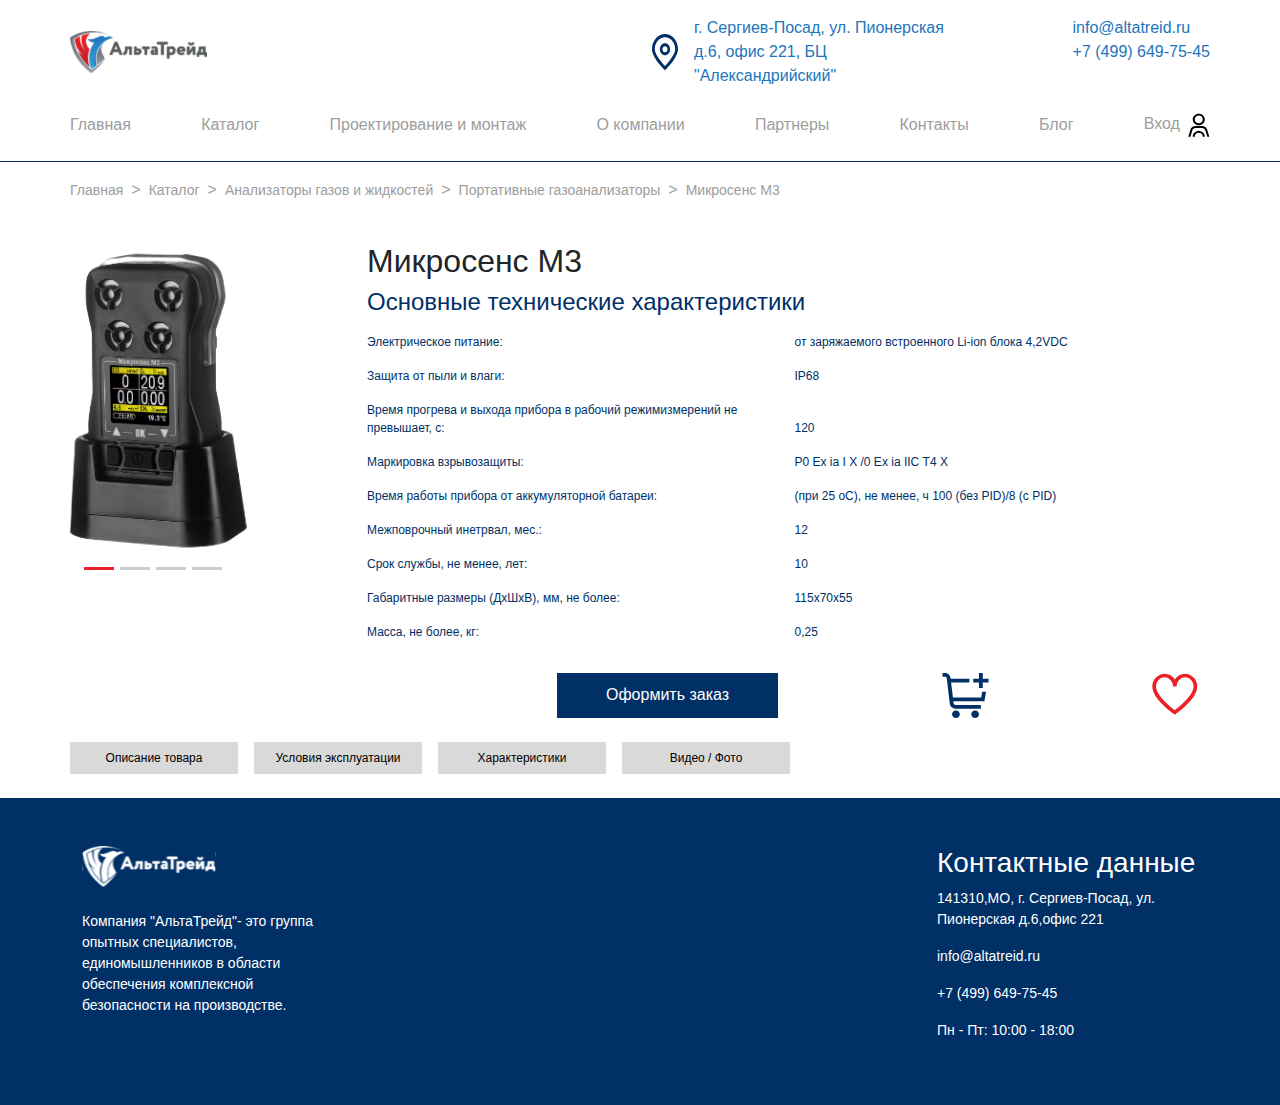
<file: product.html>
<!DOCTYPE html>
<html lang="ru">
  <head>
    <meta charset="UTF-8" />
    <meta http-equiv="X-UA-Compatible" content="IE=edge" />
    <meta name="viewport" content="width=device-width, initial-scale=1.0" />
    <title>альтатрейд</title>
    <link href="css/bootstrap.css" rel="stylesheet" crossorigin="anonymous" />
    <link rel="stylesheet" href="css/main.css" />
    
  </head>
  <body id="body">
    <header class="header pt-3">
      <div class="container">
        <div class="row justify-content-between align-items-center">
          <!-- <div class="col-5 p-0 navbar-expand-lg">
            <a href="#" class="navbar-brand">
              <img src="./img/alttradeLogoHeader.svg" alt="" width="137" height="42" />
            </a>
          </div> -->
          <nav class="header__burger navbar navbar-expand-lg d-lg-none">
            <div class="container">
              <!-- Logo -->
              <div class="col-auto">
                <a href="./index.html" class="navbar-brand">
                  <img src="./img/alttradeLogoHeader.svg" alt="" width="137" height="42" />
                </a>
              </div>
              <div class="col-5">
                <div class="row justify-content-between">
                  <div class="col-6 d-flex justify-content-between align-items-center p-0">
                    <a href="#">
                      <img src="./img/call.svg" alt="" width="33" height="32" />
                    </a>
                    <a href="#">
                      <img src="./img/letter.svg" alt="" width="36" height="27" />
                    </a>
                  </div>
                  <!-- Burger-menu -->
                  <div class="col-auto">
                    <button class="navbar-toggler p-0" type="button" title="button" data-bs-toggle="offcanvas" data-bs-target="#offcanvasNavbar" aria-controls="offcanvasNavbar">
                      <span class="navbar-toggler-icon"></span>
                    </button>
                  </div>
                </div>
              </div>
              <div class="offcanvas bg-white offcanvas-end" tabindex="-1" id="offcanvasNavbar" data-bs-backdrop="false" data-bs-dismiss="offcanvas" aria-labelledby="offcanvasNavbarLabel">
                <div class="offcanvas-body shadow rounded rounded-0 bg-white">
                  <ul class="navbar-nav">
                    <li class="nav-item text-end"><a class="nav-link" aria-current="page" href="./index.html">Главная</a></li>
                    <li class="nav-item text-end"><a class="nav-link" aria-current="page" href="./catalog.html" target="_blank">Каталог</a></li>
                    <li class="nav-item text-end"><a class="nav-link" aria-current="page" href="./portableGas.html">Проектирование и монтаж</a></li>
                    <li class="nav-item text-end"><a class="nav-link" aria-current="page" href="#">О компании</a></li>
                    <li class="nav-item text-end"><a class="nav-link" aria-current="page" href="#">Партнеры</a></li>
                    <li class="nav-item text-end"><a class="nav-link" aria-current="page" href="#">Контакты</a></li>
                    <li class="nav-item text-end"><a class="nav-link" aria-current="page" href="#">Личный кабинет</a></li>
                  </ul>
                </div>
            </div>
          </nav>



      <div class="d-none d-lg-block">
        <div class="row justify-content-between align-items-center">
          <div class="col-5 p-0">
            <a href="./index.html" class="navbar-brand">
              <img src="./img/alttradeLogoHeader.svg" alt="" width="137" height="42" />
            </a>
          </div>
          <div class="col-6">
            <div class="row justify-content-between">
              <div class="col-7 d-flex align-items-center">
                <img class="me-3" src="./img/locationLogo.svg" alt="" />
                <p class="color1 m-0">г. Сергиев-Посад, ул. Пионерская д.6, офис 221, БЦ "Александрийский"</p>
              </div>
              <div class="col-auto p-0 justify-content-end">
                <p class="m-0 color1">info@altatreid.ru</p>
                <p class="color1">+7 (499) 649-75-45</p>
              </div>
            </div>
          </div>
          <nav class="col-12 d-flex justify-content-between align-items-end p-0 mt-4">
            <a class="nav-link mb-4" aria-current="page" href="./index.html">Главная</a>
            <li class="nav-item dropdown" style="list-style-type: none;">
              <a class="nav-link dropdown-toggle mb-4" href="./catalog.html" id="navbarDropdown" role="button" data-bs-toggle="hide" aria-expanded="true">
                Каталог
              </a>
              
              <ul class="dropdown-menu rounded-0 p-4" aria-labelledby="navbarDropdown">
                <div class="container dropdown-container">
                  <div class="row justify-content-between">
                    <div class="col-6">
                      <div class="accordion" id="accordionExample">
                        <div class="accordion-item border-0">
                          <h2 class="accordion-header">
                            <a class="accordion-button dropdown-item pb-0" href="#" type="button" data-bs-toggle="collapse" data-bs-target="#collapseOne" aria-expanded="true" aria-controls="collapseOne">
                             <span class="pb-3">Анализаторы газов и жидкостей</span>
                            </a>
                          </h2>
                          <div id="collapseOne" class="accordion-collapse collapse" data-bs-parent="#accordionExample">
                            <div class="accordion-body ps-0">
                              <ul class="list-unstyled">
                                <li><a class="dropdown-item mb-1 pb-1" href="">Стационарные газоанализаторы</a></li>
                                <li><a class="dropdown-item mb-1 pb-1" href="./portableGas.html">Портативные газоанализаторы</a></li>
                                <li><a class="dropdown-item mb-1 pb-1" href="">Радиоканальные газоаналитические системы</a></li>
                                <li><a class="dropdown-item mb-1 pb-1" href="">Системы измерительные</a></li>
                                <li><a class="dropdown-item mb-1 pb-1" href="">Поточные газоанализаторы</a></li>
                                <li><a class="dropdown-item mb-1 pb-1" href="">Газоанализаторы микроконцентраций</a></li>
                                <li><a class="dropdown-item mb-1 pb-1" href="">Анализаторы АСИС</a></li>
                                <li><a class="dropdown-item mb-1 pb-1" href="">Анализаторы SIEMENS</a></li>
                              </ul>
                            </div>
                          </div>
                        </div>
                      </div>
                      <li><a class="dropdown-item mb-3" href="#">Извещатели пламени</a></li>
                      <li><a class="dropdown-item mb-3" href="#">Пылемеры и расходомеры</a></li>
                      <li><a class="dropdown-item mb-3" href="#">Тренировочные комплексы для пожарных в системе МЧС</a></li>
                      <li><a class="dropdown-item mb-3" href="#">Установки пожаротушения</a></li>
                      <li><a class="dropdown-item mb-3" href="#">Насосное оборудование</a></li>
                    </div>
                    <div class="col-5">
                      <li><a class="dropdown-item mb-3" href="#">Системы обогрева Thermon</a></li>
                      <li><a class="dropdown-item mb-3" href="#">Мобильный лазерный симулятор огнетушителя</a></li>
                      <li><a class="dropdown-item mb-3" href="#">Пожарные рукава</a></li>
                      <li><a class="dropdown-item mb-3" href="#">Мотопомпы пожарные</a></li>
                      <li><a class="dropdown-item mb-3" href="#">Спецтехника</a></li>
                    </div>
                  </div>
                </div>
              </ul>
            </li>
            <a class="nav-link mb-4" href="./designing.html">Проектирование и монтаж</a>
            <a class="nav-link mb-4" href="#">О компании</a>
            <a class="nav-link mb-4" href="#">Партнеры</a>
            <a class="nav-link mb-4" href="#">Контакты</a>
            <a class="nav-link mb-4" href="/blog.html" target="_blank">Блог</a>
            <a class="nav-link mb-4" href="#">Вход<img class="ms-2" src="./img/sign-in.svg" alt="" /></a>
          </nav>
        </div>
      </div>
    </header>


    <section class="product mt-3">
      <div class="container">
        <div class="row">
          <div class="col-12 p-md-0">
            <nav style="--bs-breadcrumb-divider: '>';" aria-label="breadcrumb">
              <ol class="breadcrumb justify-content-start">
                <li class="breadcrumb-item"><a class="link" href="#">Главная</a></li>
                <li class="breadcrumb-item"><a class="link" href="#">Каталог</a></li>
                <li class="breadcrumb-item"><a class="link" href="#">Анализаторы газов и жидкостей</a></li>
                <li class="breadcrumb-item"><a class="link" href="#">Портативные газоанализаторы</a></li>
                <li class="breadcrumb-item active" aria-current="page"><a class="link" href="#">Микросенс М3</a></li>
              </ol>
            </nav>
          </div>
          <div class="col-12">
            <div class="row justify-content-between my-4">
              <div class="col-4 col-lg-3 col-xl-2 d-flex flex-column align-items-center align-items-lg-end justify-content-start p-lg-0">
                <img class="img-fluid d-block d-md-none" src="/img/product.jpg" alt="">
                <div id="carouselProduct" class="carousel slide d-none d-md-block me-4 me-xl-0 ms-xl-3">
                  <div class="carousel-indicators">
                    <button type="button" data-bs-target="#carouselProduct" data-bs-slide-to="0" class="active" aria-current="true" aria-label="Slide 1"></button>
                    <button type="button" data-bs-target="#carouselProduct" data-bs-slide-to="1" aria-label="Slide 2"></button>
                    <button type="button" data-bs-target="#carouselProduct" data-bs-slide-to="2" aria-label="Slide 3"></button>
                    <button type="button" data-bs-target="#carouselProduct" data-bs-slide-to="3" aria-label="Slide 4"></button>
                  </div>
                  <div class="carousel-inner">
                    <div class="carousel-item active">
                      <img src="./img/product.jpg" class="d-block w-100" alt="...">
                    </div>
                    <div class="carousel-item">
                      <img src="./img/product.jpg" class="d-block w-100" alt="...">
                    </div>
                    <div class="carousel-item">
                      <img src="./img/product.jpg" class="d-block w-100" alt="...">
                    </div>
                    <div class="carousel-item">
                      <img src="./img/product.jpg" class="d-block w-100" alt="...">
                    </div>
                  </div>
                  <!-- <button class="carousel-control-prev" type="button" data-bs-target="#carouselProduct" data-bs-slide="prev">
                    <span class="carousel-control-prev-icon" aria-hidden="true"></span>
                    <span class="visually-hidden">Предыдущий</span>
                  </button>
                  <button class="carousel-control-next" type="button" data-bs-target="#carouselProduct" data-bs-slide="next">
                    <span class="carousel-control-next-icon" aria-hidden="true"></span>
                    <span class="visually-hidden">Следующий</span>
                  </button> -->
                </div>
                <div class="row d-lg-none justify-content-around align-items-md-center flex-row mt-2 mt-md-5 mt-lg-0">
                  <div class="col-auto pe-0">
                    <a href="">
                      <img src="./img/cart.svg" alt="" width="26" height="27">
                    </a>
                  </div>
                  <div class="col-auto ps-0 pe-md-0 ms-md-2">
                    <a href="">
                      <img src="./img/like.svg" alt="" width="26" height="27">
                    </a>
                  </div>
                  <div class="col-auto mt-3 mt-md-0">
                    <button class="btn bg5 rounded-0 text-white px-2 px-lg-5 py-2">Оформить заказ</button>
                  </div>
                </div>
              </div>
              <div class="col-8 col-lg-9">
                <h2 class="">Микросенс М3</h2>
                <h4 class="color5">Основные технические характеристики</h4>
                <div class="row d-lg-none product_description">
                  <div class="col-12">
                    <p><span class="color5 fw-medium">Электрическое питание:</span> от заряжаемого встроенного Li-ion блока 4,2VDC</p>
                    <p><span class="color5 fw-medium">Защита от пыли и влаги:</span> IP68</p>
                    <p><span class="color5 fw-medium">Время прогрева и выхода прибора в рабочий режимизмерений не превышает, с:</span> 120</p>
                    <p><span class="color5 fw-medium">Маркировка взрывозащиты:</span> Р0 Ex ia I Х /0 Ex ia IIС T4 Х</p>
                    <p><span class="color5 fw-medium">Время работы прибора от аккумуляторной батареи:</span> (при 25 оС), не менее, ч	100 (без PID)/8 (c PID)</p>
                    <p><span class="color5 fw-medium">Межповрочный инетрвал, мес.:</span> 12</p>
                    <p><span class="color5 fw-medium">Срок службы, не менее, лет:</span> 10</p>
                    <p><span class="color5 fw-medium">Габаритные размеры (ДхШхВ), мм, не более:</span> 115х70х55</p>
                    <p><span class="color5 fw-medium">Масса, не более, кг:</span> 0,25</p>
                  </div>
                </div>
                <div class="row product_description d-none d-lg-block">
                  <div class="col-12">
                    <div class="row mt-3">
                      <div class="col-6">
                        <p>Электрическое питание:</p>
                      </div>
                      <div class="col-6">
                        <p>от заряжаемого встроенного Li-ion блока 4,2VDC</p>
                      </div>
                    </div>
                    <div class="row">
                      <div class="col-6">
                        <p>Защита от пыли и влаги:	</p>
                      </div>
                      <div class="col-6">
                        <p>IP68</p>
                      </div>
                    </div>
                    <div class="row align-items-end">
                      <div class="col-6">
                        <p>Время прогрева и выхода прибора в рабочий режимизмерений не превышает, с:</p>
                      </div>
                      <div class="col-6">
                        <p>120</p>
                      </div>
                    </div>
                    <div class="row">
                      <div class="col-6">
                        <p>Маркировка взрывозащиты:</p>
                      </div>
                      <div class="col-6">
                        <p>Р0 Ex ia I Х /0 Ex ia IIС T4 Х</p>
                      </div>
                    </div>
                    <div class="row">
                      <div class="col-6">
                        <p>Время работы прибора от аккумуляторной батареи:</p>
                      </div>
                      <div class="col-6">
                        <p>(при 25 оС), не менее, ч	100 (без PID)/8 (c PID)</p>
                      </div>
                    </div>
                    <div class="row">
                      <div class="col-6">
                        <p>Межповрочный инетрвал, мес.:</p>
                      </div>
                      <div class="col-6">
                        <p>12</p>
                      </div>
                    </div>
                    <div class="row">
                      <div class="col-6">
                        <p>Срок службы, не менее, лет:</p>
                      </div>
                      <div class="col-6">
                        <p>10</p>
                      </div>
                    </div>
                    <div class="row">
                      <div class="col-6">
                        <p>Габаритные размеры (ДхШхВ), мм, не более:</p>
                      </div>
                      <div class="col-6">
                        <p>115х70х55</p>
                      </div>
                    </div>
                    <div class="row">
                      <div class="col-6">
                        <p>Масса, не более, кг:</p>
                      </div>
                      <div class="col-6">
                        <p>0,25</p>
                      </div>
                    </div>
                  </div>
                </div>
              </div>
              <div class=" col-5 col-lg-12 d-none d-lg-block">
                <div class="row justify-content-lg-end mt-3">
                  <div class="col-7 d-flex justify-content-between">
                    <button class="btn bg5 rounded-0 text-white px-5 py-2">Оформить заказ</button>
                    <a href="">
                      <img src="./img/cart.svg" alt="">
                    </a>
                    <a href="">
                      <img src="./img/like.svg" alt="">
                    </a>
                  </div>
                </div>
              </div>
            </div>
          </div>
          <div class="col-12 product_info">
            <div class="row">
              <div class="col-6 col-lg-auto px-0 pe-lg-2">
              <button class="btn rounded-0" data-bs-toggle="collapse" data-bs-target="#target-1" role="button" aria-expanded="false">Описание товара</button>
              </div>
              <div class="col-6 col-lg-auto px-0 px-lg-2">
                <button class="btn rounded-0" data-bs-toggle="collapse" data-bs-target="#target-2"  role="button" aria-expanded="false">Условия эксплуатации</button>
              </div>
              <div class="col-6 col-lg-auto px-0 px-lg-2">
                <button class="btn rounded-0" data-bs-toggle="collapse" data-bs-target="#target-3"  role="button" aria-expanded="false">Характеристики</button>
              </div>
              <div class="col-6 col-lg-auto px-0 px-lg-2">
                <button class="btn rounded-0" data-bs-toggle="collapse" data-bs-target="#target-4"  role="button" aria-expanded="false">Видео / Фото</button>
              </div>
            </div>
            <div class="row mb-4" id="target-container">
              <div class="col-12 p-0">
                <div class="collapse" id="target-1">
                  <div class="card card-body rounded-0">
                    <p>Прибор выполняет следующие функции:</p>
                    <ul>
                      <li>непрерывное измерение и цифровая индикация контролируемых газовых компонентов;</li>
                      <li>подача световой и звуковой сигнализации при достижении концентрацией контролируемых газов заданного (порогового) уровня;</li>
                      <li>запись и последующее отображение экстремальных значений концентраций за период после включения;</li>
                      <li>функция «черного ящика» — запись результатов измерений в энергонезависимую память;</li>
                      <li>передача результатов измерений на ПК;</li>
                      <li>индикация текущей даты и времени;</li>
                      <li>индикация атмосферного давления;</li>
                      <li>индикация неисправностей.</li>
                    </ul>
                    <p>Фотоинизационный сенсор предназначен для измерения предельно допустимых концентраций (ПДК) углеводородов, Фосфина и Арсина.</p>
                    <p>Оптические сенcоры предназначены для измерения довзрывных концентраций (НКПР) углеводородов (CH4, C3H8, C2H6) и диоксида углерода (СO2).</p>
                    <p>Электрохимические сенсоры предназначены для измерения концентраций токсичных газов (H2S, CO, CL2, NH3, SO2, NO, NO2, H2, F2, O3, Br2, HP, HCL, HCN, PH3, SiH4, AsH3) так же объемной доли кислорода (O2).Приборы могут применяться в угольной, нефтяной, газовой, энергетической промышленностях.Количество контролируемых газовых компонентов — от 1 до 5 (в зависимости от модификации).  </p>

                  </div>
                </div>
              </div>
              <div class="col-12 p-0">
                <div class="collapse" id="target-2">
                  <div class="card card-body rounded-0">
                    Коллапс 2                  </div>
                </div>
              </div>
              <div class="col-12 p-0">
                <div class="collapse" id="target-3">
                  <div class="card card-body rounded-0">
                    Коллапс 3
                  </div>
                </div>
              </div>
              <div class="col-12 p-0">
                <div class="collapse" id="target-4">
                  <div class="card card-body rounded-0">
                    Коллапс 4
                  </div>
                </div>
              </div>
            </div>
          </div>
        </div>
      </div>
    </section>

    <footer class="footer bg5">
      <div class="container">
        <div class="row justify-content-between py-5 px-5 px-sm-0">
          <div class="col-12 col-sm-5 col-lg-3">
            <img src="./img/alltradeLogoFooter.svg" alt="">
            <p class="text-white mt-4">Компания "АльтаТрейд"- это группа опытных специалистов, единомышленников в области обеспечения комплексной безопасности на производстве.</p>
          </div>
          <address class="col-12 col-sm-5 col-lg-3 mt-3 mt-sm-0">
            <h5 class="text-white mb-2">Контактные данные</h5>
            <p class="text-white mb-3">141310,МО, г. Сергиев-Посад, ул. Пионерская д.6,офис 221</p>
            <p class="text-white mb-3">info@altatreid.ru</p>
            <p class="text-white mb-3">+7 (499) 649-75-45</p>
            <p class="text-white mb-0">Пн - Пт: 10:00 - 18:00</p>
          </address>
        </div>
      </div>
    </footer>
    <script src="https://cdn.jsdelivr.net/npm/@popperjs/core@2.11.8/dist/umd/popper.min.js" integrity="sha384-I7E8VVD/ismYTF4hNIPjVp/Zjvgyol6VFvRkX/vR+Vc4jQkC+hVqc2pM8ODewa9r" crossorigin="anonymous"></script>
    <script src="https://cdn.jsdelivr.net/npm/bootstrap@5.3.0/dist/js/bootstrap.min.js" integrity="sha384-fbbOQedDUMZZ5KreZpsbe1LCZPVmfTnH7ois6mU1QK+m14rQ1l2bGBq41eYeM/fS" crossorigin="anonymous"></script>
    <script src="/js/main.js"></script>
  </body>
</html>
</file>
<file: css/main.css>
:root {
  --color1: #2175bb;
  --color2: #d9d9d9;
  --color3: #777777;
  --color4: #ed2028;
  --color5: #003066;
  --color6: #9d9d9d;
}

body {
  font-family: Arial, Helvetica, sans-serif !important;
  font-weight: 400;
}

/* color */
.bg1 {
  background-color: var(--color1);
}

.bg2 {
  background-color: var(--color2);
}

.bg3 {
  background-color: var(--color3);
}

.bg4 {
  background-color: var(--color4);
}

.bg5 {
  background-color: var(--color5);
}

.bg6 {
  background-color: var(--color6);
}

.color1 {
  color: var(--color1);
}

.color2 {
  color: var(--color2);
}

.color3 {
  color: var(--color3);
}

.color4 {
  color: var(--color4);
}

.color5 {
  color: var(--color5);
}

.color6 {
  color: var(--color6);
}

main h2 {
  color: var(--color3);
  font-size: 32px;
}

.link {
  text-decoration: none;
  color: var(--color5);
  font-size: 12px;
}

/* header */
.header {
  border-bottom: 1px solid var(--color5);
}

.nav-link {
  position: relative;
  cursor: pointer;
  width: max-content;
  text-decoration: none;
  color: var(--color6);
}

.nav-link::after {
  display: block;
  position: absolute;
  left: 0;
  width: 0;
  height: 1px;
  background-color: var(--color5);
  content: "";
  transition: 0.3s ease-out;
  margin-top: 8px;
}

.nav-link:hover:after,
.nav-link:focus::after {
  width: 100%;
}

.nav-link:hover {
  color: var(--color5);
}

.navbar {
  --bs-navbar-toggler-border-color: none;
  --bs-navbar-toggler-focus-width: none;
}

.navbar-toggler-icon {
  background-image: url(/img/burger-menu.svg);
}

.navbar-toggler-icon:active,
.navbar-toggler-icon:focus,
.navbar-toggler-icon:hover {
  background-image: url(/img/burger-menu-active.svg);
}

.accordion {
  --bs-accordion-bg: transparent;
  --bs-accordion-border-width: 0;
  --bs-accordion-btn-focus-box-shadow: 0;
}

.accordion:active,
.accordion:focus {
  --bs-accordion-border-width: 1px;
}

.accordion-body {
  color: #fff;
  border-top: 1px solid #fff;
  width: 70%;
}

.accordion-body .dropdown-item {
  font-size: 12px;
}

.accordion-body .dropdown-item::after {
  margin-top: 2px;
}

.accordion-button {
  background-color: transparent;
  color: #fff;
}

.accordion-button:hover .accordion-body {
  display: block;
}

.accordion-button:not(.collapsed) {
  color: #fff;
  background-color: transparent;
}

.accordion-button:hover .accordion-body {
  display: block;
}

.dropdown-toggle::after {
  margin-left: 0;
  border: none;
}

/* .dropdown-toggle:hover .dropdown-menu.show {
  display: block;
} */

.dropdown:hover .dropdown-menu {
  display: block;
  left: -40px !important;
  top: 49px !important;
  border: 1px solid var(--color5);
  background-color: rgba(0, 48, 102, .66);
  backdrop-filter: blur(5px);
  -webkit-backdrop-filter: blur(5px);
  width: 827px;
  height: fit-content;
  min-height: 290px;
  border: none;
}

/* .dropdown-menu{
  left: -40px !important;
  top: 58px !important;
  border: 1px solid var(--color5);
  background-color: rgba(0, 48, 102, .66);
  backdrop-filter: blur(5px);
  -webkit-backdrop-filter: blur(5px);
  width: 827px;
  height: fit-content;
  min-height: 290px;
  border: none;
} */

/* .dropdown:hover .dropdown-menu {
  left: -40px !important;
  top: 46px !important;
  border: 1px solid var(--color5);
  background-color: rgba(0, 48, 102, .66);
  backdrop-filter: blur(5px);
  -webkit-backdrop-filter: blur(5px);
  width: 827px;
  height: fit-content;
  min-height: 290px;
} */

.dropdown-menu.show {
  display: none;
}

.dropdown-item {
  position: relative;
  color: #fff;
  font-size: 14px;
  padding:0;
  width: max-content;
}

.dropdown-item::after {
  display: block;
  position: absolute;
  left: 0;
  width: 0;
  height: 1px;
  background-color: #fff;
  content: "";
  transition: 0.3s ease-out;
  margin-top: 8px;
}

.dropdown-item:hover:after,
.dropdown-item:focus::after {
  width: 100%;
}

.dropdown-item:hover,
.dropdown-item:focus,
.dropdown-item:active   {
  background-color: transparent;
  color: #fff;
}


.dropdown-item:active {
  font-weight: 700;
}

.offcanvas {
  --bs-offcanvas-width: 218px;
}

.offcanvas.offcanvas-end {
  top: 74px;
  border-left: none;
  height: 315px;
}

.navbar-nav li {
  font-size: 12px;
}

/* carousel */
.carousel h5 {
  font-size: 12px;
  line-height: 20px;
}

.carousel h3 {
  font-size: 28px;
}

.carousel-item {
  height: 400px;
}

.carousel-item .btn:focus {
  background-color: inherit;
  border: 1px solid white;
}

.carousel-item img {
  width: 100%;
  height: 100%;
  object-fit: cover;
  object-position: center;
}

.carousel-caption {
  left: 22%;
  top: 20%;
  width: 440px;
  height: 200px;
  opacity: 0;
  animation: form 3s forwards 0.4s;
}

.carousel .btn {
  font-size: 12px;
  background-color: #fff;
}

.carousel .btn:last-child {
  background-color: var(--color4);
}

.carousel .btn:hover,
.carousel .btn:active {
  background-color: transparent;
  border: 1px solid white;
}

@keyframes form {
  0% {
    opacity: 0;
  }
  100% {
    opacity: 1;
  }
}

/* about */
.about p {
  font-size: 14px;
}

.about .col-6 p {
  border-left: 1px solid var(--color2);
}

.about h4 {
  font-size: 32px;
}

/* designing */
.designing h5 {
  font-size: 12px;
  max-width: 280px;
  line-height: 16px;
}

.designing p {
  font-size: 14px;
}

.oil {
  background-image: url(/img/oil.png);
  position: relative;
  width: 306px;
  height: 402px;
  background-position: center;
  background-repeat: no-repeat;
}

.oil::before {
  content: "";
  position: absolute;
  top: 0;
  left: 0;
  bottom: 0;
  right: 0;
  background-color: rgb(0, 48, 102, 0.24);
}

.gas {
  background-image: url(/img/gas.jpg);
  position: relative;
  width: 306px;
  height: 402px;
  background-position: center;
  background-repeat: no-repeat;
}

.gas::before {
  content: "";
  position: absolute;
  top: 0;
  left: 0;
  bottom: 0;
  right: 0;
  background-color: rgb(0, 48, 102, 0.24);
}

.tak {
  background-image: url(/img/tak.jpg);
  position: relative;
  width: 306px;
  height: 402px;
  background-position: center;
  background-repeat: no-repeat;
}

.tak::before {
  content: "";
  position: absolute;
  top: 0;
  left: 0;
  bottom: 0;
  right: 0;
  background-color: rgb(0, 48, 102, 0.24);
}

/* security*/
.security_card {
  max-width: 350px;
  width: 100%;
  height: 150px;
}

.security_card-red {
  border: 1px solid var(--color4);
  color: var(--color4) !important;
  max-width: 350px;
  width: 100%;
  height: 150px;
}

.security_card-red p {
  font-size: 12px;
  color: var(--color4);
}

.security_card-red:active a,
.security_card-red:hover a,
.security_card-red:focus a {
  color: #fff;
}

.security_card-red:active,
.security_card-red:hover,
.security_card-red:focus {
  background-color: var(--color4) !important;
}

.security_card:active,
.security_card:hover,
.security_card:focus {
  background-color: var(--color5);
}

.security_card:active a,
.security_card:hover a,
.security_card:focus a {
  color: #fff;
}

.security_card:hover .img-svg path{
  fill: #fff;
  width: 63px;
  height: 63px;
}

.security img {
  width: 63px;
  height: 63px;
}

.security_card p {
  font-size: 12px;
  color: var(--color5);
}

/* catalog */
.catalog_card {
  max-width: 350px;
  width: 100%;
  height: 150px;
}

.catalog_card:active,
.catalog_card:hover,
.catalog_card:focus {
  background-color: var(--color5);
}

.catalog_card:active a,
.catalog_card:hover a,
.catalog_card:focus a {
  color: #fff;
}

.catalog_card:hover .img-svg path{
  fill: #fff;
}

.catalog img {
  width: 63px;
  height: 63px;
}

.catalog p {
  font-size: 14px;
  color: var(--color5);
}

/* consultation */
.consultation h4 {
  font-size: 24px;
}

.consultation p {
  font-size: 14px;
}

.form-control::placeholder {
  color: var(--color2);
}

.consultation .btn {
  background-color: var(--color5);
}

.consultation .btn:hover {
  background-color: var(--color4);
}

/* analyzers */
.analyzers_card {
  max-width: 230px;
  width: 100%;
  height: 102px;
  border: 1px solid var(--color2);
  border-bottom: 3px solid var(--color5);
}

.analyzers_card:active a,
.analyzers_card:hover a,
.analyzers_card:focus a {
  color: #fff;
}

.analyzers_card:focus,
.analyzers_card:hover,
.analyzers_card:active {
  background-color: var(--color4);
  border-bottom: none;
}

.analyzers_block {
  max-width: 340px;
  width: 100%;
}

/* blog */
.blog h4 {
  font-size: 20px;
}

.blog_card button:hover {
  opacity:  .7;
}

.blog p {
  font-size: 13px;
  display: -webkit-box;
  -webkit-line-clamp: 2;
  -webkit-box-orient: vertical;
  overflow: hidden;
}

.blog time {
  font-size: 20px;
}

.blog_card {
  background-image: url(/img/blog.jpg);
  background-position: center;
  background-repeat: no-repeat;
  background-size: 100% 198px;
  width: 49%;
  height: 198px;
}

.blog_card button {
  background-color: transparent;
}

.blog .btn {
  --bs-btn-border-radius: none;
  background-color: var(--color5);
}

.blog .btn:hover {
  background-color: var(--color4);
}

.portableGas h4 {
  font-size: 12px;
}

.portableGas_card p {
  font-size: 12px;
}

.portableGas_card {
  border: 1px solid var(--color2);
  max-width: 100%;
}

.portableGas .wrapper {
  border: none;
  box-shadow: -27px 0px 18px -26px rgba(34, 60, 80, 0.2) inset;
  height: 76px;
}

.portableGas .wrapper::-webkit-scrollbar {
  width: 10px;
}

.portableGas .wrapper::-webkit-scrollbar-track {
  box-shadow: inset 0 0 2px 2px var(--color6);
border: 7px solid transparent;
border-radius: 8px;
}

.portableGas .wrapper::-webkit-scrollbar-thumb {
box-shadow: inset 0 0 4px 4px var(--color1);
border: 6px solid transparent;
border-radius: 8px;
}

.portableGas .wrapper button {
 background-color: var(--color1);
 border: 1px solid var(--color6);
 font-size: 12px;
 height: 34px;
 min-width: 110px;
 width: 100%;
 margin-right: 20px;
}

.page-item:last-child .page-link {
  border-bottom-right-radius: 0;
}

.page-item:first-child .page-link {
  border-bottom-left-radius: 0;
}

.page-link {
  color: var(--color6);
  background-color: transparent;
  border: none;
  position: relative;
  /* border-bottom: 3px solid var(--color2); */
}

.page-link::after {
  background-color: var(--color6);
  bottom: 0;
  content: "";
  display: block;
  height: 1px;
  left: 50%;
  border-radius: 20px;
  position: absolute;
  transform: translate(-50%, 0);
  width: 46px;
}

.page-link:active,
.page-link:focus {
  color: var(--color5);
  border: none;
}

.page-link:active:after,
.page-link:focus:after,
.page-link:hover:after {
  background-color: #ed2028;
}

.page-link:hover {
  background-color: var(--color4);
}

.pagination {
  --bs-pagination-focus-box-shadow: 0;
}

/* disigning */
.disigning_img {
  background-image: url("/img/consultation.jpg");
  background-repeat: no-repeat;
  background-position: center;
  height: 319px;
  background-size: cover;
}

.disigning ul {
  padding-left: 1rem;
}

.disigning_main li {
  list-style-image: url(/img/point.svg);
  padding-left: 30px;
  font-size: 16px;
  margin-top: 16px;
}

.disigning p {
  font-size: 20px;
}

.disigning_card {
  border: 1px solid var(--color4);
  max-width: 100%;
  height: max-content;
  min-height: 186px;
}

/* горизонтальный скролл */
.designing_cards-block::-webkit-scrollbar {
    width: 2px;
}

.designing_cards-block::-webkit-scrollbar-track {
  box-shadow: inset 0 0 2px 2px var(--color6);
  border: 7px solid transparent;
  border-radius: 8px;
}

.designing_cards-block::-webkit-scrollbar-thumb {
  box-shadow: inset 0 0 4px 4px var(--color4);
  border: 6px solid transparent;
  border-radius: 8px;
}

.disigning_card h4 {
  font-size: 14px;
}

.disigning_block-cards {
  width: 100%;
  overflow-x: auto;
}

/* .wrapper {
  max-height: 250px;
  border: 1px solid black;
  display: flex;
  flex-direction: row;
  overflow-x: auto;
}

.wrapper .item {
  max-width: 400px;
  height: 200px;
  line-height: 110px;
  text-align: center;
  background-color: #2175bb;
  margin-right: 10px;
} */

.disigning_card p {
  font-size: 12px;
}

.product_description p{
  font-size: 12px;
  color: var(--color5);
}

.product_description h4{
  font-size: 20px;
}

.product_info .btn {
  background-color: var(--color2);
  color: #000;
  font-size: 12px;
  width: 168px;
}

.product_info .btn:active, .btn:hover, .btn:focus {
  background-color: var(--color4);
  color: #fff;
}

.product .carousel-item img {
  width: 215px;
  height: 310px;
}

.product .carousel-item {
  height: 310px;
  width: 215px;
}

.carousel-indicators {
  bottom: -44px;
}

.carousel-indicators .active {
  background-color: rgba(237, 32, 40, 1) !important;
}

.carousel-indicators button {
  background-color: var(--color6)!important;
}

.card {
  --bs-card-border-width: 3px;
  --bs-card-border-color: var(--color2) !important;
}

.breadcrumb-item + .breadcrumb-item::before {
  color: var(--color6);
}

.breadcrumb-item .link {
  font-size: 14px;
  color: var(--color6);
}


/* footer */
.footer h5 {
  font-size: 28px;
  font-weight: 400;
}

.footer p {
  font-size: 14px;
}

/* media */
@media (max-width: 1200px) {
  .blog_card {
    max-width: 48%;
  }
  
  .catalog p {
    font-size: 18px;
  }

  .portableGas .analyzers_block {
    font-size: 18px;
  }
}

@media (max-width: 991px) {
  .header {
    border-bottom: none;
    box-shadow: 0 3px 6px -2px rgba(0, 0, 0, 0.4);
  }

  .header.header_main {
    box-shadow: none;
  }

  .about .col-6 p {
    border-left: none;
  }
  
  .oil,
  .gas,
  .tak {
    width: 206px;
    height: 312px;
  }

  .nav-link::after {
    margin-top: 0;
  }

  .analyzers_card {
    max-width: 180px;
    width: 100%;
    height: 102px;
  }

   .analyzers_block {
    max-width: 100%;
  }

  .portableGas + .analyzers_block {
    height: 290px;
  }

  .analyzers + .analyzers_block {
    height: 260px;
  }
  
  .disigning_img {
    width: 361px;
  }

  .disigning_card {
    border: 1px solid var(--color6);
  }

  .disigning_block-cards {
    overflow-x: hidden;
  }

  .product_info .btn {
    width: 100%;
    border: 1px solid var(--color6);
  }

  .portableGas .analyzers_block {
    font-size: 14px;
  }

  .disigning_card {
    max-width: 700px;
   }
}

@media (max-width: 767px) {
  .oil,
  .gas,
  .tak {
    width: 156px;
    height: 250px;
  }

  .consultation img {
    display: none;
  }

  .carousel h5 {
    font-size: 12px;
    line-height: 20px;
  }

  .carousel h3 {
    font-size: 20px;
    line-height: 30px;
  }

  .carousel-caption {
    left: 0;
    right: 0;
    margin-left: auto;
    margin-right: auto;
    background-color: #003066;
    width: 320px;
    height: 190px;
  }

  .catalog p {
    font-size: 14px;
  }

  .analyzers_card {
    max-width: 230px;
  }

  .portableGas + .analyzers_block {
    max-width: 100%;
  }

  .portableGas .wrapper::-webkit-scrollbar {
    display: none;
  }

  .blog_card {
    width: 100%;
    height: 198px;
  }

  .product .carousel-item img {
    width: 165px;
    height: 210px;
  }
}

@media (max-width: 576px) {
  .carousel h5 {
    font-size: 10px;
    line-height: 16px;
  }

  .carousel h3 {
    font-size: 12px;
    line-height: 18px;
  }

  .carousel-caption {
    background-color: rgba(0, 0, 0, 0.5);
    width: 193px;
    height: 170px;
  }

  .carousel-caption .btn {
    font-size: 10px;
    line-height: 16px;
  }

  .security_card {
    max-width: 176px;
    height: 108px;
  }

  .security_card-red {
    max-width: 176px;
    height: 108px;
  }

  .security img {
    width: 36px;
    height: 36px;
  }

  .catalog p {
    font-size: 12px;
  }

  .catalog_card {
    max-width: 361px;
    height: 70px;
  }

  .catalog img {
    width: 45px;
    height: 45px;
  }

  .oil {
    background-image: url(/img/oilMobile.png);
    height: 108px;
    width: 100%;
    margin: 0 auto;
  }

  .oil,
  .gas,
  .tak::before {
    width: 100%;
    max-width: 360px;
    margin: auto;
  }

  .gas {
    background-image: url(/img/gasMobile.png);
    width: 100%;
    height: 108px;
  }

  .tak {
    background-image: url(/img/takMobile.png);
    width: 100%;
    height: 108px;
  }

  .analyzers_card {
    max-width: 173px;
    height: 70px;
  }

  .blog_card {
    max-width: 100%;
    height: 162px;
    background-size: 100% 162px;
  }

  .footer h5 {
    font-size: 20px;
  }
}

/* * { outline: 1px solid red; } */
</file>
